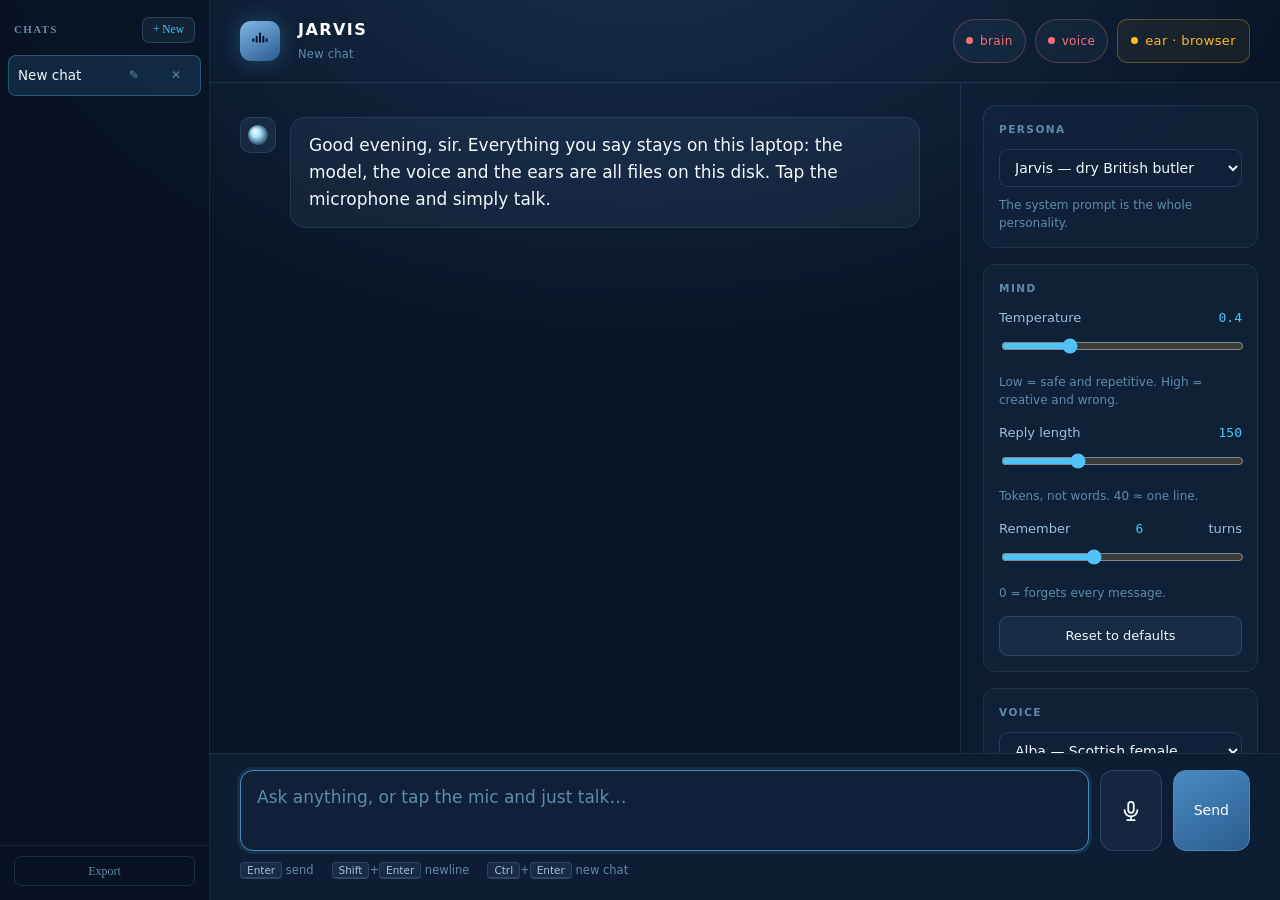
<file: app/index.html>
<!DOCTYPE html>
<html lang="en">
<head>
<meta charset="utf-8">
<meta name="viewport" content="width=device-width, initial-scale=1">
<title>Jarvis — running on this laptop</title>
<link rel="stylesheet" href="style.css">
</head>
<body>

<!-- full-screen orb, shown while listening or speaking -->
<div id="stage">
  <canvas id="orb"></canvas>
  <div id="caption"></div>
</div>

<div class="shell">

  <!-- ── chat history ─────────────────────────────────────── -->
  <nav id="chats" aria-label="Conversations">
    <div class="chats-head">
      <span>Chats</span>
      <button id="new-chat" title="Start a new chat">+ New</button>
    </div>
    <ul id="chat-list"></ul>
    <div class="chats-foot">
      <button id="export-chats" title="Download as JSON">Export</button>
    </div>
  </nav>

  <div class="col">
    <header>
      <div class="mark">
        <svg viewBox="0 0 24 24" fill="none" stroke="#0a1628" stroke-width="2.4" stroke-linecap="round">
          <path d="M12 3v10M8 7v6M16 7v6M4 10v2M20 10v2"/>
        </svg>
      </div>
      <h1>Jarvis<span id="chat-title">Running on this laptop</span></h1>
      <div class="status">
        <div class="chip" id="c-brain"><i></i>brain</div>
        <div class="chip" id="c-voice"><i></i>voice</div>
        <div class="chip" id="c-ear"><i></i>ear</div>
      </div>
    </header>

    <main>
      <div id="log"></div>

      <aside>
        <div class="card">
          <h2>Persona</h2>
          <select id="persona">
            <option value="jarvis">Jarvis — dry British butler</option>
            <option value="mentor">Mentor — patient teacher</option>
            <option value="pirate">Pirate — chaos mode</option>
            <option value="custom">Write your own…</option>
          </select>
          <textarea id="custom-persona" rows="4" placeholder="You are a… Answer briefly. No emoji."
                    style="display:none;margin-top:9px"></textarea>
          <div class="hint">The system prompt is the whole personality.</div>
        </div>

        <div class="card">
          <h2>Mind</h2>
          <label class="rangelabel" for="temp">Temperature <b id="temp-val">0.4</b></label>
          <input type="range" id="temp" min="0" max="1.5" step="0.05" value="0.4">
          <div class="hint" id="temp-hint">Low = safe and repetitive. High = creative and wrong.</div>

          <label class="rangelabel" for="maxtok">Reply length <b id="maxtok-val">150</b></label>
          <input type="range" id="maxtok" min="40" max="400" step="10" value="150">
          <div class="hint">Tokens, not words. 40 ≈ one line.</div>

          <label class="rangelabel" for="memory">Remember <b id="memory-val">6</b> turns</label>
          <input type="range" id="memory" min="0" max="16" step="2" value="6">
          <div class="hint">0 = forgets every message.</div>

          <button id="reset" style="width:100%;margin-top:14px">Reset to defaults</button>
        </div>

        <div class="card">
          <h2>Voice</h2>
          <select id="voice">
            <option value="en_GB-alba-medium">Alba — Scottish female</option>
            <option value="en_GB-northern_english_male-medium">Northern English — male</option>
            <option value="en_US-lessac-medium">Lessac — American female</option>
            <option value="en_US-ryan-medium">Ryan — American male</option>
          </select>
          <label class="toggle"><span>Speak replies</span><input type="checkbox" id="speak" checked></label>
          <label class="rangelabel" for="speed">Speaking speed <b id="speed-val">1.00</b>×</label>
          <input type="range" id="speed" min="0.6" max="1.6" step="0.05" value="1">
        </div>

        <div class="card">
          <h2>Live</h2>
          <div class="stat"><span>Thinking</span><span id="s-lat">–</span></div>
          <div class="stat"><span>Speaking</span><span id="s-tts">–</span></div>
          <div class="stat"><span>Words</span><span id="s-ctx">0</span></div>
        </div>

        <div class="card">
          <h2>Where does it think?</h2>
          <div class="switch" role="group" aria-label="backend">
            <button id="be-local" class="on" data-be="local">This laptop</button>
            <button id="be-cloud" data-be="cloud">Cloud API</button>
          </div>

          <div id="cloud-setup" style="display:none">
            <label class="rangelabel" for="api-key">API key <b id="key-state">not set</b></label>
            <input type="password" id="api-key" placeholder="gsk_…" autocomplete="off">
            <div class="keyrow">
              <button id="key-save">Save</button>
              <button id="key-delete" class="danger">Delete</button>
            </div>

            <label class="rangelabel" for="model-search">Model <b id="model-count">—</b></label>
            <input type="text" id="model-search" placeholder="search models…" autocomplete="off">
            <select id="api-model" size="6" style="margin-top:6px"></select>
            <div class="hint" id="model-note">Save a key and the list fills from the API.</div>
            <div class="hint">The key stays in this browser. Only Groq sees it.</div>
          </div>

          <div class="hint" id="backend-note">
            Same question, same page — only the address changes.
          </div>
        </div>

        <div class="warn" id="warn" style="display:none">
          <b>Model server offline.</b> Run <code>python start.py</code> first.
        </div>
      </aside>
    </main>

    <footer>
      <div class="row">
        <textarea id="in" rows="2" placeholder="Ask anything, or tap the mic and just talk…"></textarea>
        <button id="mic" title="Toggle listening">
          <svg viewBox="0 0 24 24" fill="none" stroke="currentColor" stroke-width="2"
               stroke-linecap="round" stroke-linejoin="round">
            <rect x="9" y="2" width="6" height="12" rx="3"/>
            <path d="M5 11a7 7 0 0 0 14 0M12 18v4M8 22h8"/>
          </svg>
        </button>
        <button id="send" class="primary">Send</button>
      </div>
      <div class="foothint">
        <span><kbd>Enter</kbd> send</span>
        <span><kbd>Shift</kbd>+<kbd>Enter</kbd> newline</span>
        <span><kbd>Ctrl</kbd>+<kbd>Enter</kbd> new chat</span>
        <span id="note" style="margin-left:auto"></span>
      </div>
    </footer>
  </div>
</div>

<script src="orb.js"></script>
<script src="app.js"></script>
</body>
</html>
</file>
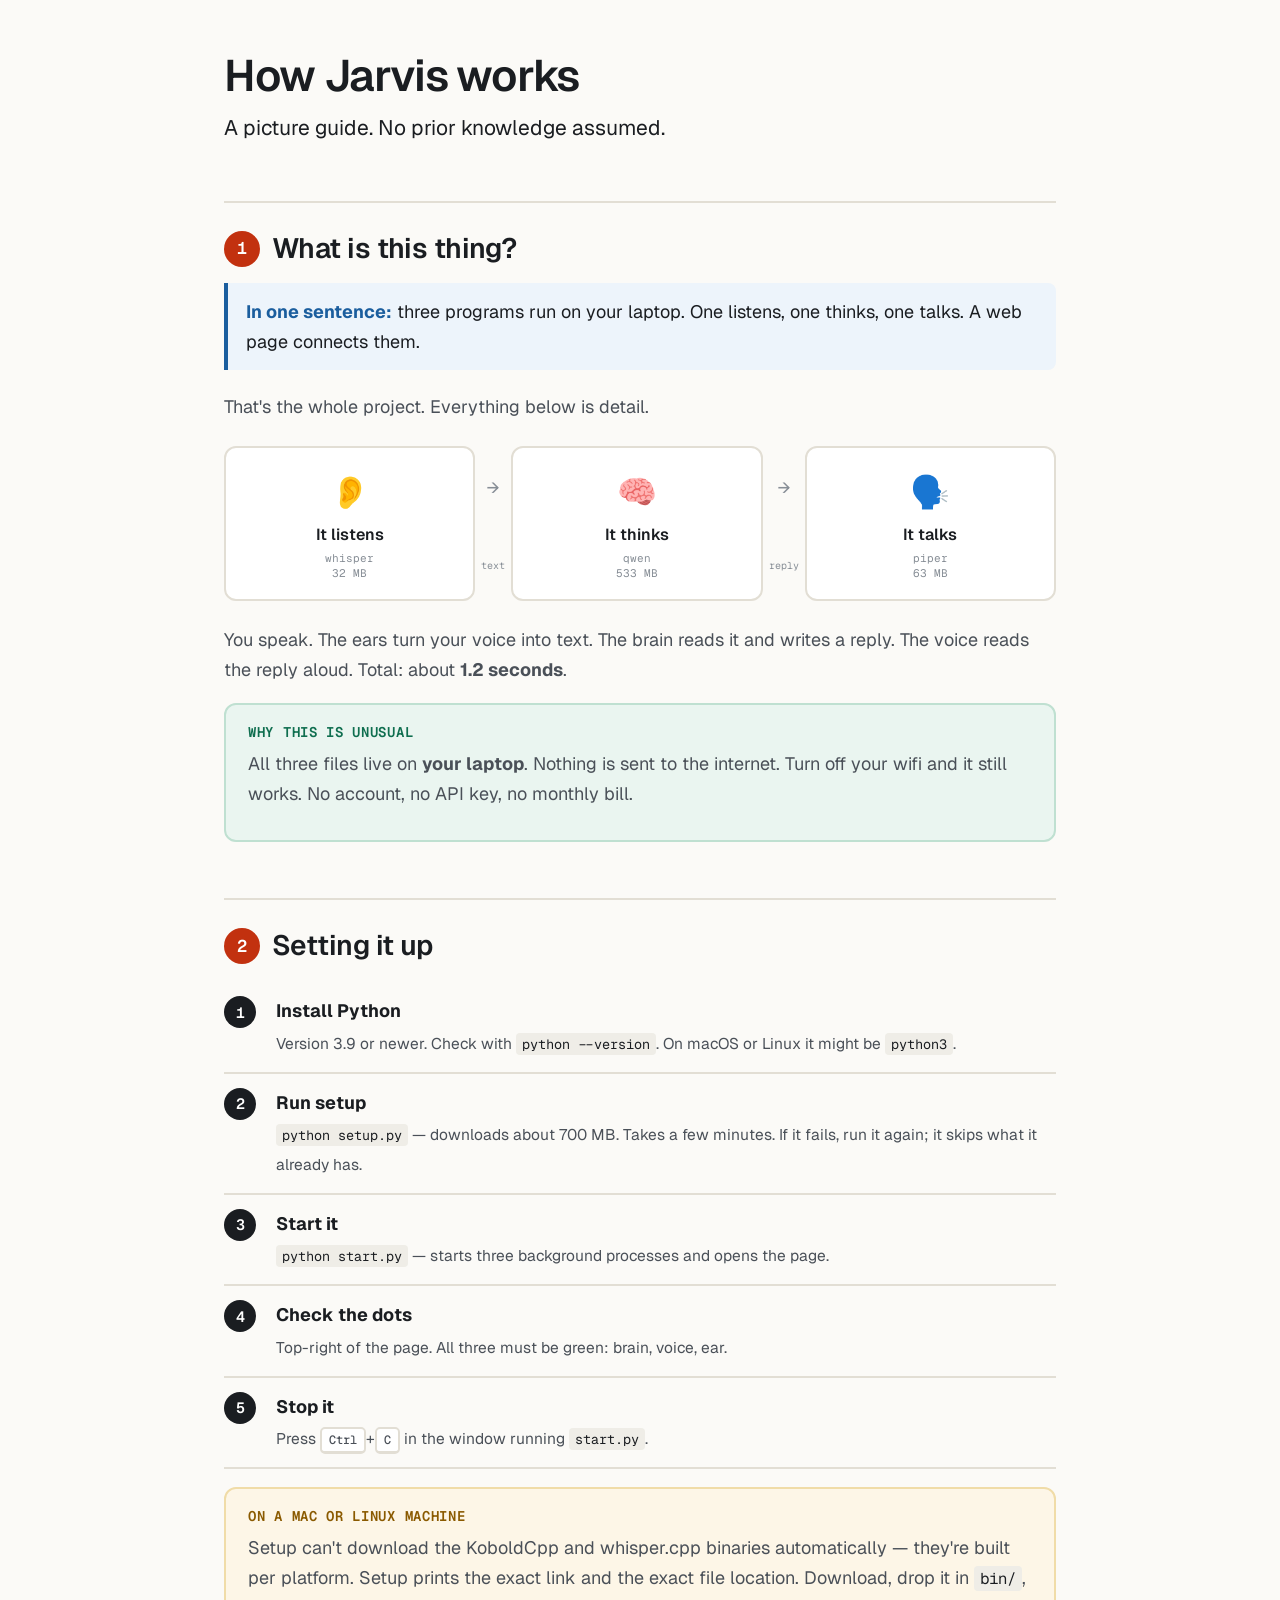
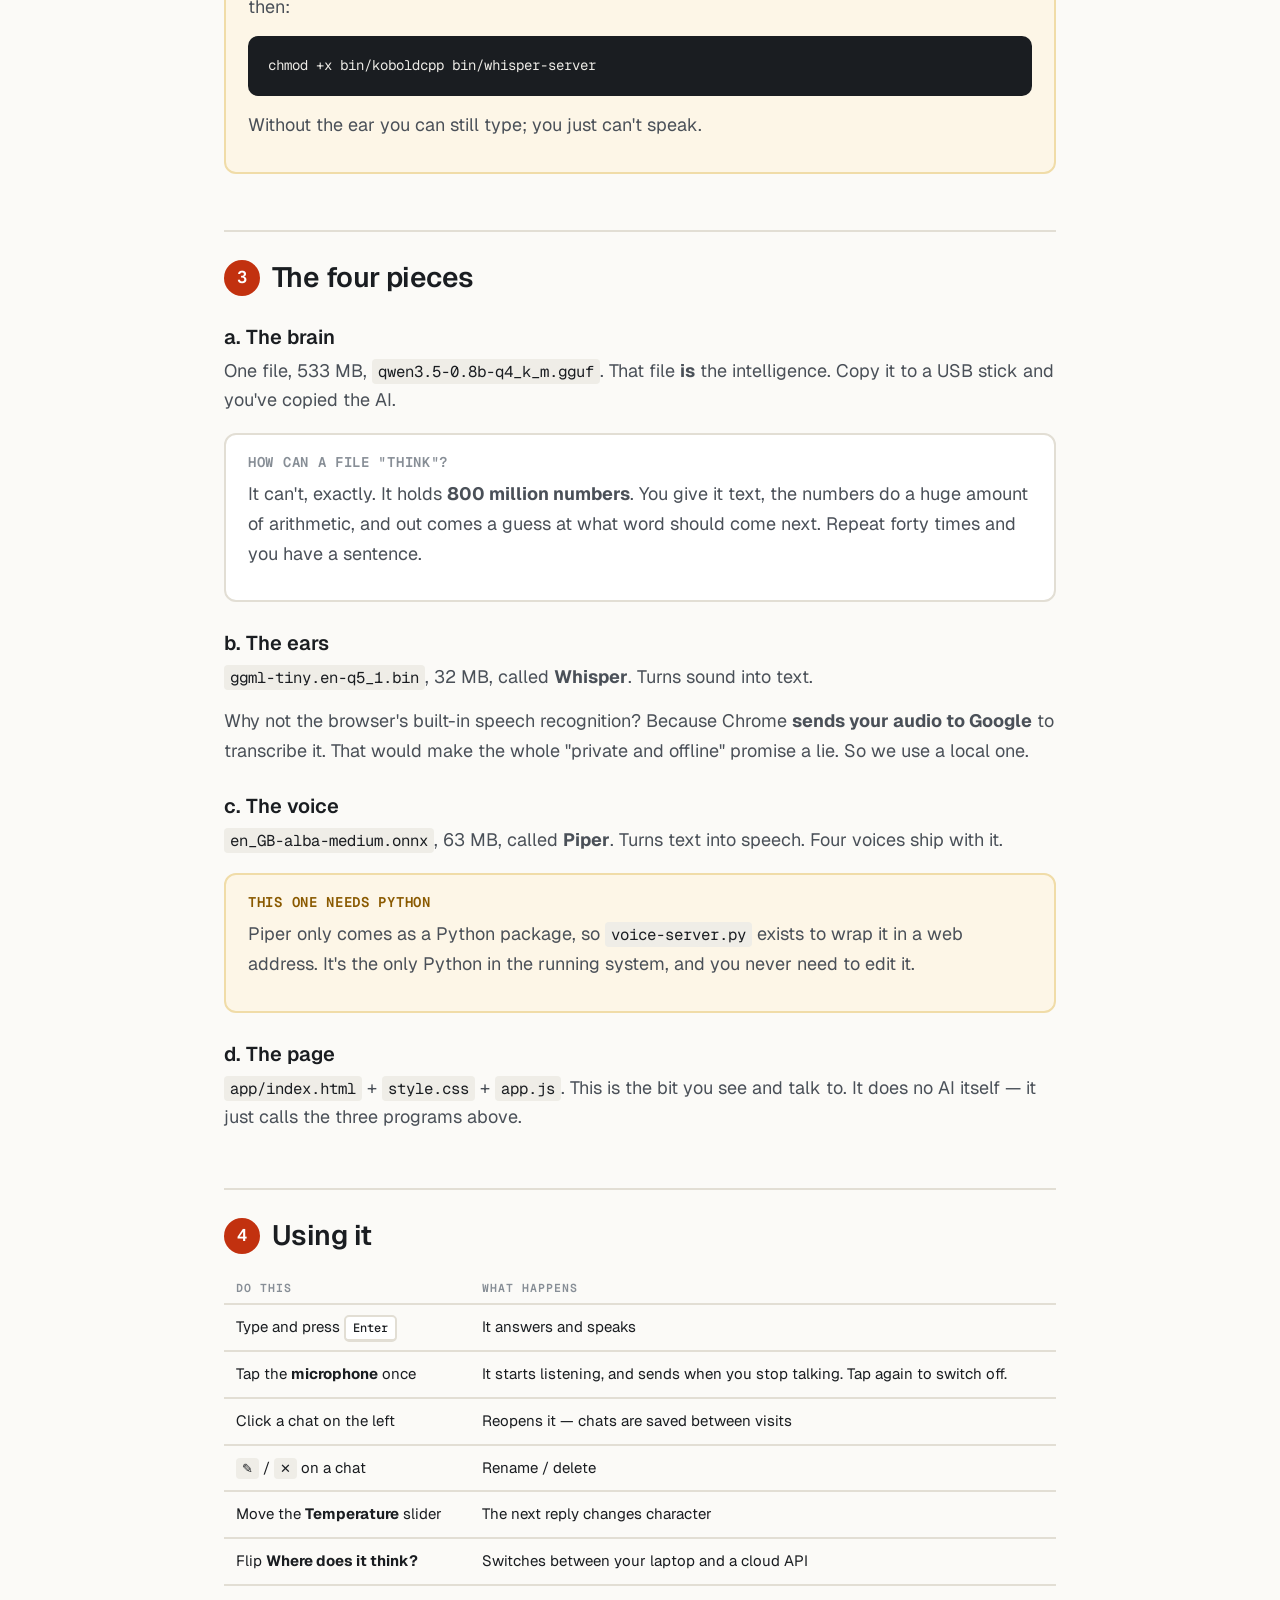
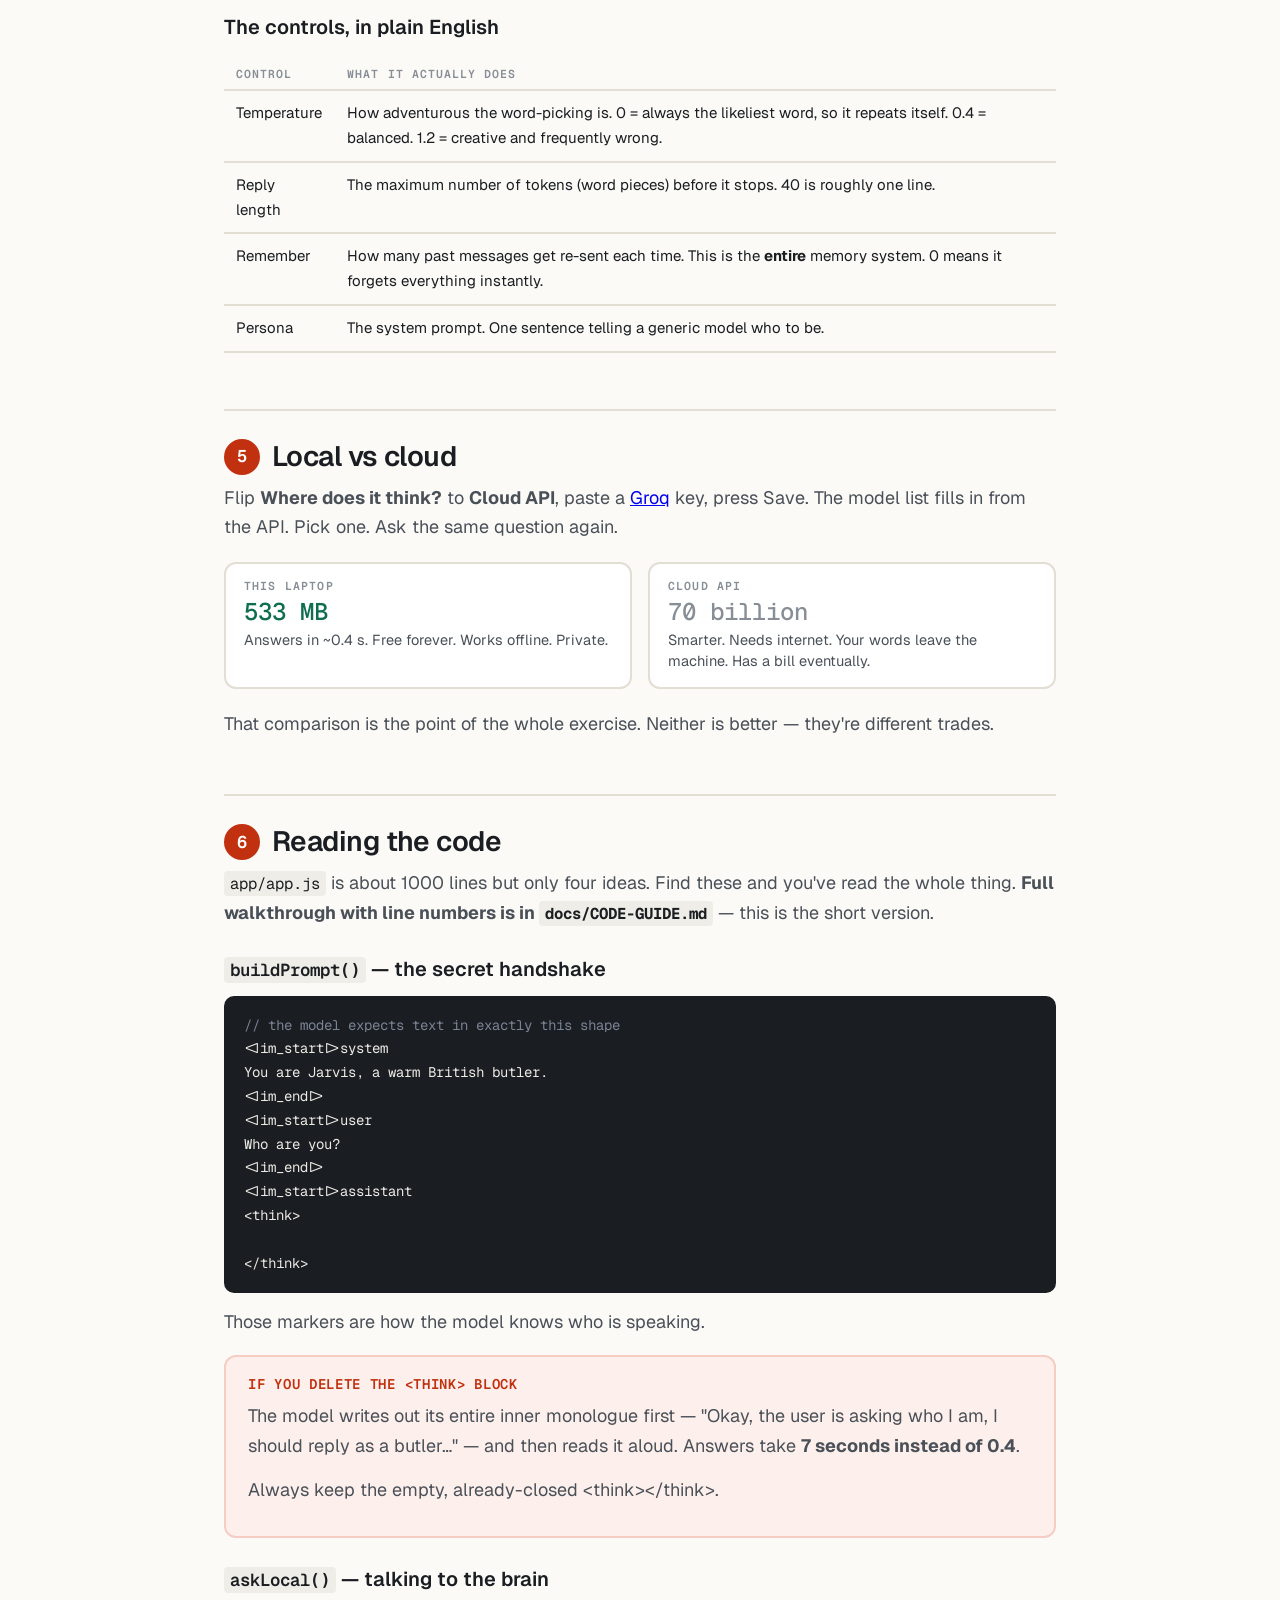
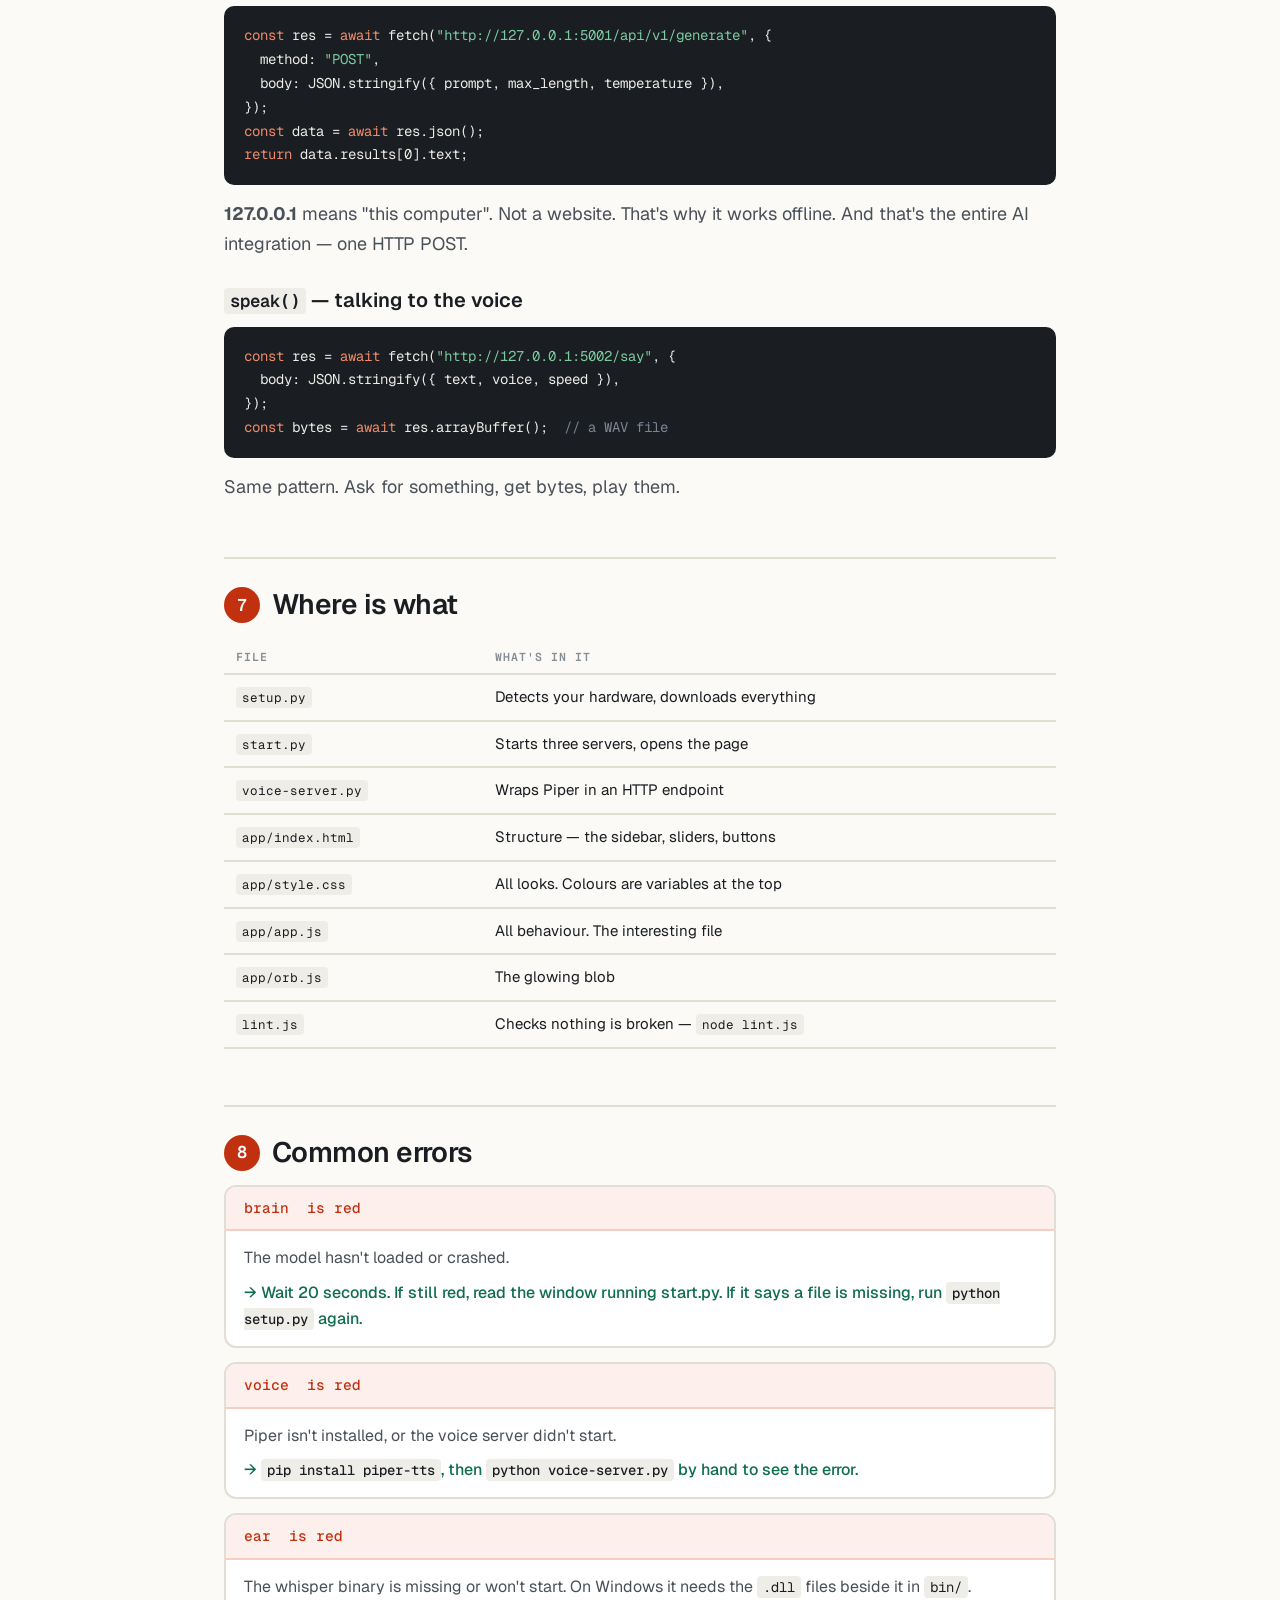
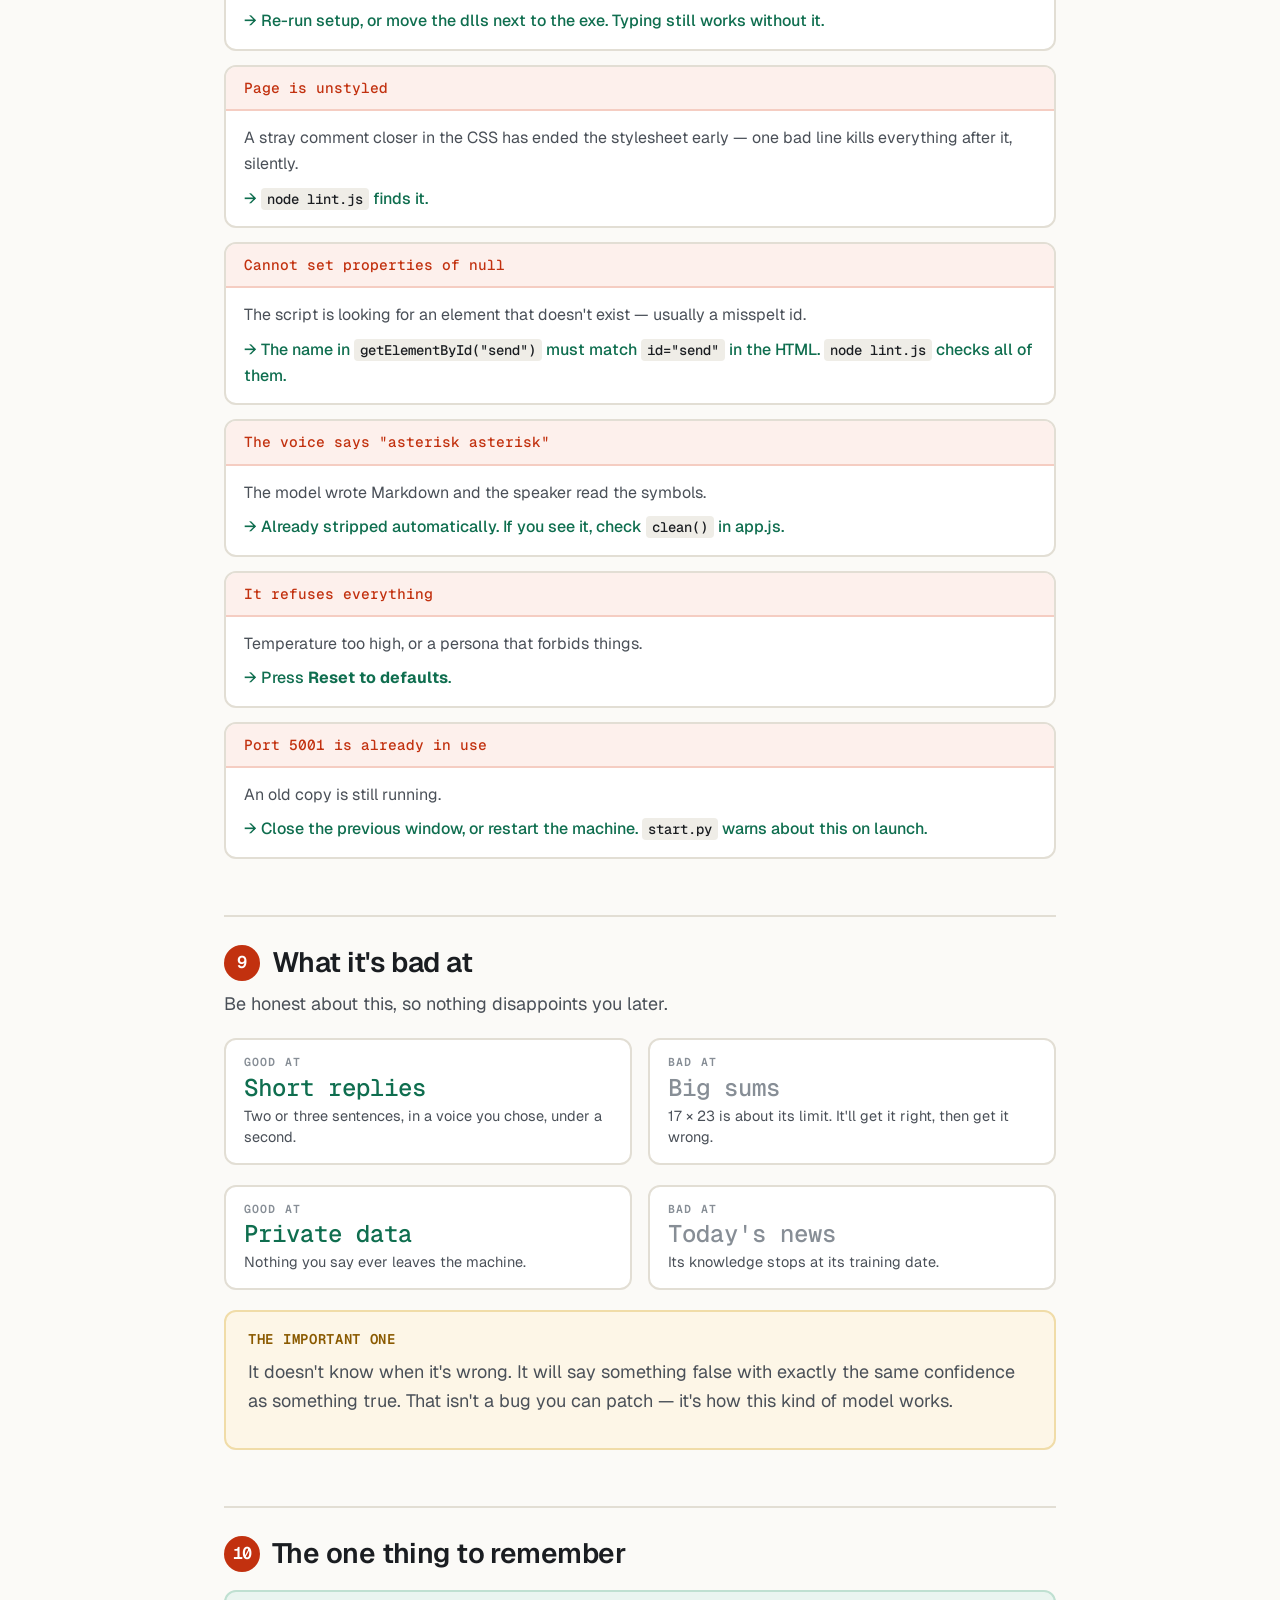
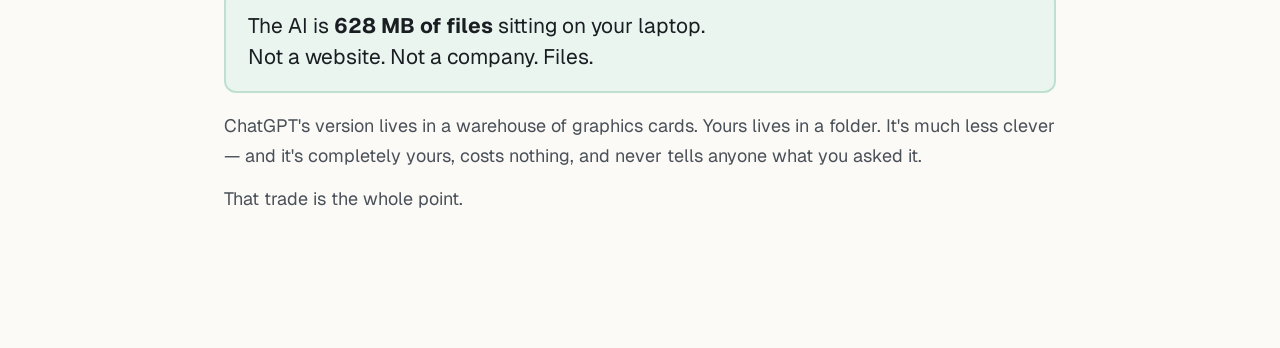
<file: docs/guide.html>
<!DOCTYPE html>
<html lang="en">
<head>
<meta charset="utf-8">
<meta name="viewport" content="width=device-width, initial-scale=1">
<title>How Jarvis works — a picture guide</title>
<link rel="preconnect" href="https://fonts.googleapis.com">
<link rel="preconnect" href="https://fonts.gstatic.com" crossorigin>
<link href="https://fonts.googleapis.com/css2?family=Geist:wght@300..700&family=Geist+Mono:wght@400;500&display=swap" rel="stylesheet">
<style>
:root{
  --paper:#FBFAF7; --card:#fff; --rule:#E2DED4;
  --ink:#1A1D21; --ink-2:#4A5058; --ink-3:#878E96;
  --red:#C2310F; --red-soft:#FDF0EC;
  --green:#0F6E4F; --green-soft:#EAF5F0;
  --blue:#1B5E9E; --blue-soft:#EDF4FB;
  --amber:#8A5A00; --amber-soft:#FDF6E7;
  --sans:"Geist",-apple-system,BlinkMacSystemFont,"Segoe UI",sans-serif;
  --mono:"Geist Mono",ui-monospace,Consolas,monospace;
}
*{ box-sizing:border-box; }
body{ margin:0; background:var(--paper); color:var(--ink); font:400 18px/1.65 var(--sans); -webkit-font-smoothing:antialiased; }
.wrap{ max-width:880px; margin:0 auto; padding:52px 24px 120px; }

h1{ font:600 44px/1.1 var(--sans); letter-spacing:-.03em; margin:0 0 12px; }
h2{ font:600 28px/1.2 var(--sans); letter-spacing:-.02em; margin:56px 0 8px; padding-top:28px; border-top:2px solid var(--rule); }
h2 .n{ display:inline-grid; place-items:center; width:36px; height:36px; border-radius:50%; background:var(--red); color:#fff; font:600 17px/1 var(--mono); margin-right:12px; vertical-align:3px; }
h3{ font:600 20px/1.3 var(--sans); margin:28px 0 6px; }
p{ margin:0 0 14px; color:var(--ink-2); }
.lead{ font-size:21px; line-height:1.55; color:var(--ink); max-width:38ch; }

.tldr{ background:var(--blue-soft); border-left:4px solid var(--blue); padding:14px 18px; border-radius:0 8px 8px 0; margin:16px 0 22px; font-size:18px; color:var(--ink); }
.tldr b{ color:var(--blue); }

.card{ background:var(--card); border:2px solid var(--rule); border-radius:12px; padding:18px 22px; margin:18px 0; }
.card.warn{ background:var(--amber-soft); border-color:#F0DCA8; }
.card.bad{ background:var(--red-soft); border-color:#F5CDC2; }
.card.good{ background:var(--green-soft); border-color:#BFE0D1; }
.card h4{ margin:0 0 8px; font:600 14px/1.3 var(--mono); letter-spacing:.05em; text-transform:uppercase; color:var(--ink-3); }
.card.bad h4{ color:var(--red); }
.card.good h4{ color:var(--green); }
.card.warn h4{ color:var(--amber); }

.pipe{ display:grid; grid-template-columns:1fr auto 1fr auto 1fr; align-items:stretch; margin:24px 0; text-align:center; }
.pipe .node{ background:var(--card); border:2px solid var(--rule); border-radius:12px; padding:18px 10px; }
.pipe .node .emoji{ font-size:32px; display:block; margin-bottom:6px; }
.pipe .node .job{ font:600 16px/1.3 var(--sans); }
.pipe .node .file{ font:400 11px/1.4 var(--mono); color:var(--ink-3); margin-top:5px; word-break:break-all; }
.pipe .arrow{ display:grid; place-items:center; padding:0 6px; font:400 20px/1 var(--mono); color:var(--ink-3); }
.pipe .arrow small{ display:block; font-size:10px; color:var(--ink-3); margin-top:3px; }

.versus{ display:grid; grid-template-columns:1fr 1fr; gap:16px; margin:20px 0; }
.versus>div{ background:var(--card); border:2px solid var(--rule); border-radius:12px; padding:16px 18px; }
.versus .lab{ font:600 11.5px/1 var(--mono); letter-spacing:.1em; text-transform:uppercase; color:var(--ink-3); margin-bottom:8px; }
.versus .val{ font:500 24px/1 var(--mono); margin-bottom:5px; }
.versus .note{ font-size:14.5px; color:var(--ink-2); line-height:1.45; }
.versus .win .val{ color:var(--green); }
.versus .lose .val{ color:var(--ink-3); }

code{ font-family:var(--mono); font-size:.87em; background:#EFEDE7; padding:2px 6px; border-radius:4px; color:var(--ink); }
pre{ background:#1A1D21; color:#EDEBE6; border-radius:10px; padding:18px 20px; overflow-x:auto; margin:14px 0; font:400 14px/1.7 var(--mono); }
pre .c{ color:#7B8494; }
pre .k{ color:#F08B6A; }
pre .s{ color:#7BCBA0; }

.steps{ counter-reset:step; list-style:none; padding:0; margin:18px 0; }
.steps li{ counter-increment:step; position:relative; padding:14px 0 14px 52px; border-bottom:2px solid var(--rule); }
.steps li::before{ content:counter(step); position:absolute; left:0; top:14px; width:32px; height:32px; border-radius:50%; background:var(--ink); color:#fff; display:grid; place-items:center; font:600 15px/1 var(--mono); }
.steps li b{ display:block; font-size:18px; margin-bottom:2px; }
.steps li span{ font-size:15.5px; color:var(--ink-2); }

.err{ background:var(--card); border:2px solid var(--rule); border-radius:12px; margin:14px 0; overflow:hidden; }
.err .sym{ background:var(--red-soft); padding:11px 18px; border-bottom:2px solid #F5CDC2; font:500 14.5px/1.4 var(--mono); color:var(--red); }
.err .body{ padding:14px 18px; }
.err .body p{ margin:0 0 8px; font-size:16px; }
.err .body p:last-child{ margin:0; }
.err .fix{ font-size:15.5px; color:var(--green); font-weight:500; }

table{ border-collapse:collapse; width:100%; margin:18px 0; font-size:15px; }
th,td{ text-align:left; padding:10px 12px; border-bottom:2px solid var(--rule); vertical-align:top; }
th{ font:600 11.5px/1 var(--mono); letter-spacing:.09em; text-transform:uppercase; color:var(--ink-3); }
td code{ font-size:12.5px; }

kbd{ font:500 12px/1 var(--mono); background:#fff; border:2px solid var(--rule); border-bottom-width:3px; border-radius:5px; padding:3px 7px; }

@media (max-width:680px){
  h1{ font-size:32px; }
  h2{ font-size:22px; }
  .pipe{ grid-template-columns:1fr; }
  .pipe .arrow{ padding:5px 0; }
  .pipe .arrow span{ display:none; }
  .versus{ grid-template-columns:1fr; }
  .wrap{ padding:32px 16px 80px; }
}
</style>
</head>
<body>
<div class="wrap">

<h1>How Jarvis works</h1>
<p class="lead">A picture guide. No prior knowledge assumed.</p>

<h2><span class="n">1</span>What is this thing?</h2>
<div class="tldr">
  <b>In one sentence:</b> three programs run on your laptop. One listens, one
  thinks, one talks. A web page connects them.
</div>
<p>That's the whole project. Everything below is detail.</p>

<div class="pipe">
  <div class="node"><span class="emoji">👂</span><div class="job">It listens</div><div class="file">whisper<br>32 MB</div></div>
  <div class="arrow"><span>→</span><small>text</small></div>
  <div class="node"><span class="emoji">🧠</span><div class="job">It thinks</div><div class="file">qwen<br>533 MB</div></div>
  <div class="arrow"><span>→</span><small>reply</small></div>
  <div class="node"><span class="emoji">🗣️</span><div class="job">It talks</div><div class="file">piper<br>63 MB</div></div>
</div>

<p>You speak. The ears turn your voice into text. The brain reads it and writes a
reply. The voice reads the reply aloud. Total: about <b>1.2 seconds</b>.</p>

<div class="card good">
  <h4>Why this is unusual</h4>
  <p>All three files live on <b>your laptop</b>. Nothing is sent to the internet.
  Turn off your wifi and it still works. No account, no API key, no monthly bill.</p>
</div>

<h2><span class="n">2</span>Setting it up</h2>

<ol class="steps">
  <li><b>Install Python</b><span>Version 3.9 or newer. Check with <code>python --version</code>. On macOS or Linux it might be <code>python3</code>.</span></li>
  <li><b>Run setup</b><span><code>python setup.py</code> — downloads about 700 MB. Takes a few minutes. If it fails, run it again; it skips what it already has.</span></li>
  <li><b>Start it</b><span><code>python start.py</code> — starts three background processes and opens the page.</span></li>
  <li><b>Check the dots</b><span>Top-right of the page. All three must be green: brain, voice, ear.</span></li>
  <li><b>Stop it</b><span>Press <kbd>Ctrl</kbd>+<kbd>C</kbd> in the window running <code>start.py</code>.</span></li>
</ol>

<div class="card warn">
  <h4>On a Mac or Linux machine</h4>
  <p>Setup can't download the KoboldCpp and whisper.cpp binaries automatically —
  they're built per platform. Setup prints the exact link and the exact file
  location. Download, drop it in <code>bin/</code>, then:</p>
  <pre>chmod +x bin/koboldcpp bin/whisper-server</pre>
  <p>Without the ear you can still type; you just can't speak.</p>
</div>

<h2><span class="n">3</span>The four pieces</h2>

<h3>a. The brain</h3>
<p>One file, 533 MB, <code>qwen3.5-0.8b-q4_k_m.gguf</code>. That file <b>is</b>
the intelligence. Copy it to a USB stick and you've copied the AI.</p>

<div class="card">
  <h4>How can a file "think"?</h4>
  <p>It can't, exactly. It holds <b>800 million numbers</b>. You give it text, the
  numbers do a huge amount of arithmetic, and out comes a guess at what word
  should come next. Repeat forty times and you have a sentence.</p>
</div>

<h3>b. The ears</h3>
<p><code>ggml-tiny.en-q5_1.bin</code>, 32 MB, called <b>Whisper</b>. Turns sound
into text.</p>
<p>Why not the browser's built-in speech recognition? Because Chrome
<b>sends your audio to Google</b> to transcribe it. That would make the whole
"private and offline" promise a lie. So we use a local one.</p>

<h3>c. The voice</h3>
<p><code>en_GB-alba-medium.onnx</code>, 63 MB, called <b>Piper</b>. Turns text
into speech. Four voices ship with it.</p>

<div class="card warn">
  <h4>This one needs Python</h4>
  <p>Piper only comes as a Python package, so <code>voice-server.py</code> exists
  to wrap it in a web address. It's the only Python in the running system, and
  you never need to edit it.</p>
</div>

<h3>d. The page</h3>
<p><code>app/index.html</code> + <code>style.css</code> + <code>app.js</code>.
This is the bit you see and talk to. It does no AI itself — it just calls the
three programs above.</p>

<h2><span class="n">4</span>Using it</h2>

<table>
  <tr><th>Do this</th><th>What happens</th></tr>
  <tr><td>Type and press <kbd>Enter</kbd></td><td>It answers and speaks</td></tr>
  <tr><td>Tap the <b>microphone</b> once</td><td>It starts listening, and sends when you stop talking. Tap again to switch off.</td></tr>
  <tr><td>Click a chat on the left</td><td>Reopens it — chats are saved between visits</td></tr>
  <tr><td><code>✎</code> / <code>✕</code> on a chat</td><td>Rename / delete</td></tr>
  <tr><td>Move the <b>Temperature</b> slider</td><td>The next reply changes character</td></tr>
  <tr><td>Flip <b>Where does it think?</b></td><td>Switches between your laptop and a cloud API</td></tr>
</table>

<h3>The controls, in plain English</h3>
<table>
  <tr><th>Control</th><th>What it actually does</th></tr>
  <tr><td>Temperature</td><td>How adventurous the word-picking is. 0 = always the likeliest word, so it repeats itself. 0.4 = balanced. 1.2 = creative and frequently wrong.</td></tr>
  <tr><td>Reply length</td><td>The maximum number of tokens (word pieces) before it stops. 40 is roughly one line.</td></tr>
  <tr><td>Remember</td><td>How many past messages get re-sent each time. This is the <b>entire</b> memory system. 0 means it forgets everything instantly.</td></tr>
  <tr><td>Persona</td><td>The system prompt. One sentence telling a generic model who to be.</td></tr>
</table>

<h2><span class="n">5</span>Local vs cloud</h2>

<p>Flip <b>Where does it think?</b> to <b>Cloud API</b>, paste a
<a href="https://console.groq.com">Groq</a> key, press Save. The model list fills
in from the API. Pick one. Ask the same question again.</p>

<div class="versus">
  <div class="win"><div class="lab">This laptop</div><div class="val">533 MB</div><div class="note">Answers in ~0.4 s. Free forever. Works offline. Private.</div></div>
  <div class="lose"><div class="lab">Cloud API</div><div class="val">70 billion</div><div class="note">Smarter. Needs internet. Your words leave the machine. Has a bill eventually.</div></div>
</div>

<p>That comparison is the point of the whole exercise. Neither is better —
they're different trades.</p>

<h2><span class="n">6</span>Reading the code</h2>

<p><code>app/app.js</code> is about 1000 lines but only four ideas. Find these and
you've read the whole thing. <b>Full walkthrough with line numbers is in
<code>docs/CODE-GUIDE.md</code></b> — this is the short version.</p>

<h3><code>buildPrompt()</code> — the secret handshake</h3>
<pre><span class="c">// the model expects text in exactly this shape</span>
&lt;|im_start|&gt;system
You are Jarvis, a warm British butler.
&lt;|im_end|&gt;
&lt;|im_start|&gt;user
Who are you?
&lt;|im_end|&gt;
&lt;|im_start|&gt;assistant
&lt;think&gt;

&lt;/think&gt;</pre>

<p>Those markers are how the model knows who is speaking.</p>

<div class="card bad">
  <h4>If you delete the &lt;think&gt; block</h4>
  <p>The model writes out its entire inner monologue first — "Okay, the user is
  asking who I am, I should reply as a butler…" — and then reads it aloud. Answers
  take <b>7 seconds instead of 0.4</b>.</p>
  <p class="fix">Always keep the empty, already-closed &lt;think&gt;&lt;/think&gt;.</p>
</div>

<h3><code>askLocal()</code> — talking to the brain</h3>
<pre><span class="k">const</span> res = <span class="k">await</span> fetch(<span class="s">"http://127.0.0.1:5001/api/v1/generate"</span>, {
  method: <span class="s">"POST"</span>,
  body: JSON.stringify({ prompt, max_length, temperature }),
});
<span class="k">const</span> data = <span class="k">await</span> res.json();
<span class="k">return</span> data.results[0].text;</pre>

<p><b>127.0.0.1</b> means "this computer". Not a website. That's why it works
offline. And that's the entire AI integration — one HTTP POST.</p>

<h3><code>speak()</code> — talking to the voice</h3>
<pre><span class="k">const</span> res = <span class="k">await</span> fetch(<span class="s">"http://127.0.0.1:5002/say"</span>, {
  body: JSON.stringify({ text, voice, speed }),
});
<span class="k">const</span> bytes = <span class="k">await</span> res.arrayBuffer();  <span class="c">// a WAV file</span></pre>

<p>Same pattern. Ask for something, get bytes, play them.</p>

<h2><span class="n">7</span>Where is what</h2>

<table>
  <tr><th>File</th><th>What's in it</th></tr>
  <tr><td><code>setup.py</code></td><td>Detects your hardware, downloads everything</td></tr>
  <tr><td><code>start.py</code></td><td>Starts three servers, opens the page</td></tr>
  <tr><td><code>voice-server.py</code></td><td>Wraps Piper in an HTTP endpoint</td></tr>
  <tr><td><code>app/index.html</code></td><td>Structure — the sidebar, sliders, buttons</td></tr>
  <tr><td><code>app/style.css</code></td><td>All looks. Colours are variables at the top</td></tr>
  <tr><td><code>app/app.js</code></td><td>All behaviour. The interesting file</td></tr>
  <tr><td><code>app/orb.js</code></td><td>The glowing blob</td></tr>
  <tr><td><code>lint.js</code></td><td>Checks nothing is broken — <code>node lint.js</code></td></tr>
</table>

<h2><span class="n">8</span>Common errors</h2>

<div class="err"><div class="sym">brain&nbsp;&nbsp;is red</div><div class="body">
  <p>The model hasn't loaded or crashed.</p>
  <p class="fix">→ Wait 20 seconds. If still red, read the window running start.py. If it says a file is missing, run <code>python setup.py</code> again.</p>
</div></div>

<div class="err"><div class="sym">voice&nbsp;&nbsp;is red</div><div class="body">
  <p>Piper isn't installed, or the voice server didn't start.</p>
  <p class="fix">→ <code>pip install piper-tts</code>, then <code>python voice-server.py</code> by hand to see the error.</p>
</div></div>

<div class="err"><div class="sym">ear&nbsp;&nbsp;is red</div><div class="body">
  <p>The whisper binary is missing or won't start. On Windows it needs the <code>.dll</code> files beside it in <code>bin/</code>.</p>
  <p class="fix">→ Re-run setup, or move the dlls next to the exe. Typing still works without it.</p>
</div></div>

<div class="err"><div class="sym">Page is unstyled</div><div class="body">
  <p>A stray comment closer in the CSS has ended the stylesheet early — one bad line kills everything after it, silently.</p>
  <p class="fix">→ <code>node lint.js</code> finds it.</p>
</div></div>

<div class="err"><div class="sym">Cannot set properties of null</div><div class="body">
  <p>The script is looking for an element that doesn't exist — usually a misspelt id.</p>
  <p class="fix">→ The name in <code>getElementById("send")</code> must match <code>id="send"</code> in the HTML. <code>node lint.js</code> checks all of them.</p>
</div></div>

<div class="err"><div class="sym">The voice says "asterisk asterisk"</div><div class="body">
  <p>The model wrote Markdown and the speaker read the symbols.</p>
  <p class="fix">→ Already stripped automatically. If you see it, check <code>clean()</code> in app.js.</p>
</div></div>

<div class="err"><div class="sym">It refuses everything</div><div class="body">
  <p>Temperature too high, or a persona that forbids things.</p>
  <p class="fix">→ Press <b>Reset to defaults</b>.</p>
</div></div>

<div class="err"><div class="sym">Port 5001 is already in use</div><div class="body">
  <p>An old copy is still running.</p>
  <p class="fix">→ Close the previous window, or restart the machine. <code>start.py</code> warns about this on launch.</p>
</div></div>

<h2><span class="n">9</span>What it's bad at</h2>

<p>Be honest about this, so nothing disappoints you later.</p>

<div class="versus">
  <div class="win"><div class="lab">Good at</div><div class="val">Short replies</div><div class="note">Two or three sentences, in a voice you chose, under a second.</div></div>
  <div class="lose"><div class="lab">Bad at</div><div class="val">Big sums</div><div class="note">17 × 23 is about its limit. It'll get it right, then get it wrong.</div></div>
</div>
<div class="versus">
  <div class="win"><div class="lab">Good at</div><div class="val">Private data</div><div class="note">Nothing you say ever leaves the machine.</div></div>
  <div class="lose"><div class="lab">Bad at</div><div class="val">Today's news</div><div class="note">Its knowledge stops at its training date.</div></div>
</div>

<div class="card warn">
  <h4>The important one</h4>
  <p>It doesn't know when it's wrong. It will say something false with exactly the
  same confidence as something true. That isn't a bug you can patch — it's how
  this kind of model works.</p>
</div>

<h2><span class="n">10</span>The one thing to remember</h2>
<div class="card good">
  <p style="font-size:21px;line-height:1.5;color:var(--ink);margin:0">
    The AI is <b>628 MB of files</b> sitting on your laptop.<br>
    Not a website. Not a company. Files.
  </p>
</div>
<p>ChatGPT's version lives in a warehouse of graphics cards. Yours lives in a
folder. It's much less clever — and it's completely yours, costs nothing, and
never tells anyone what you asked it.</p>
<p>That trade is the whole point.</p>

</div>
</body>
</html>
</file>
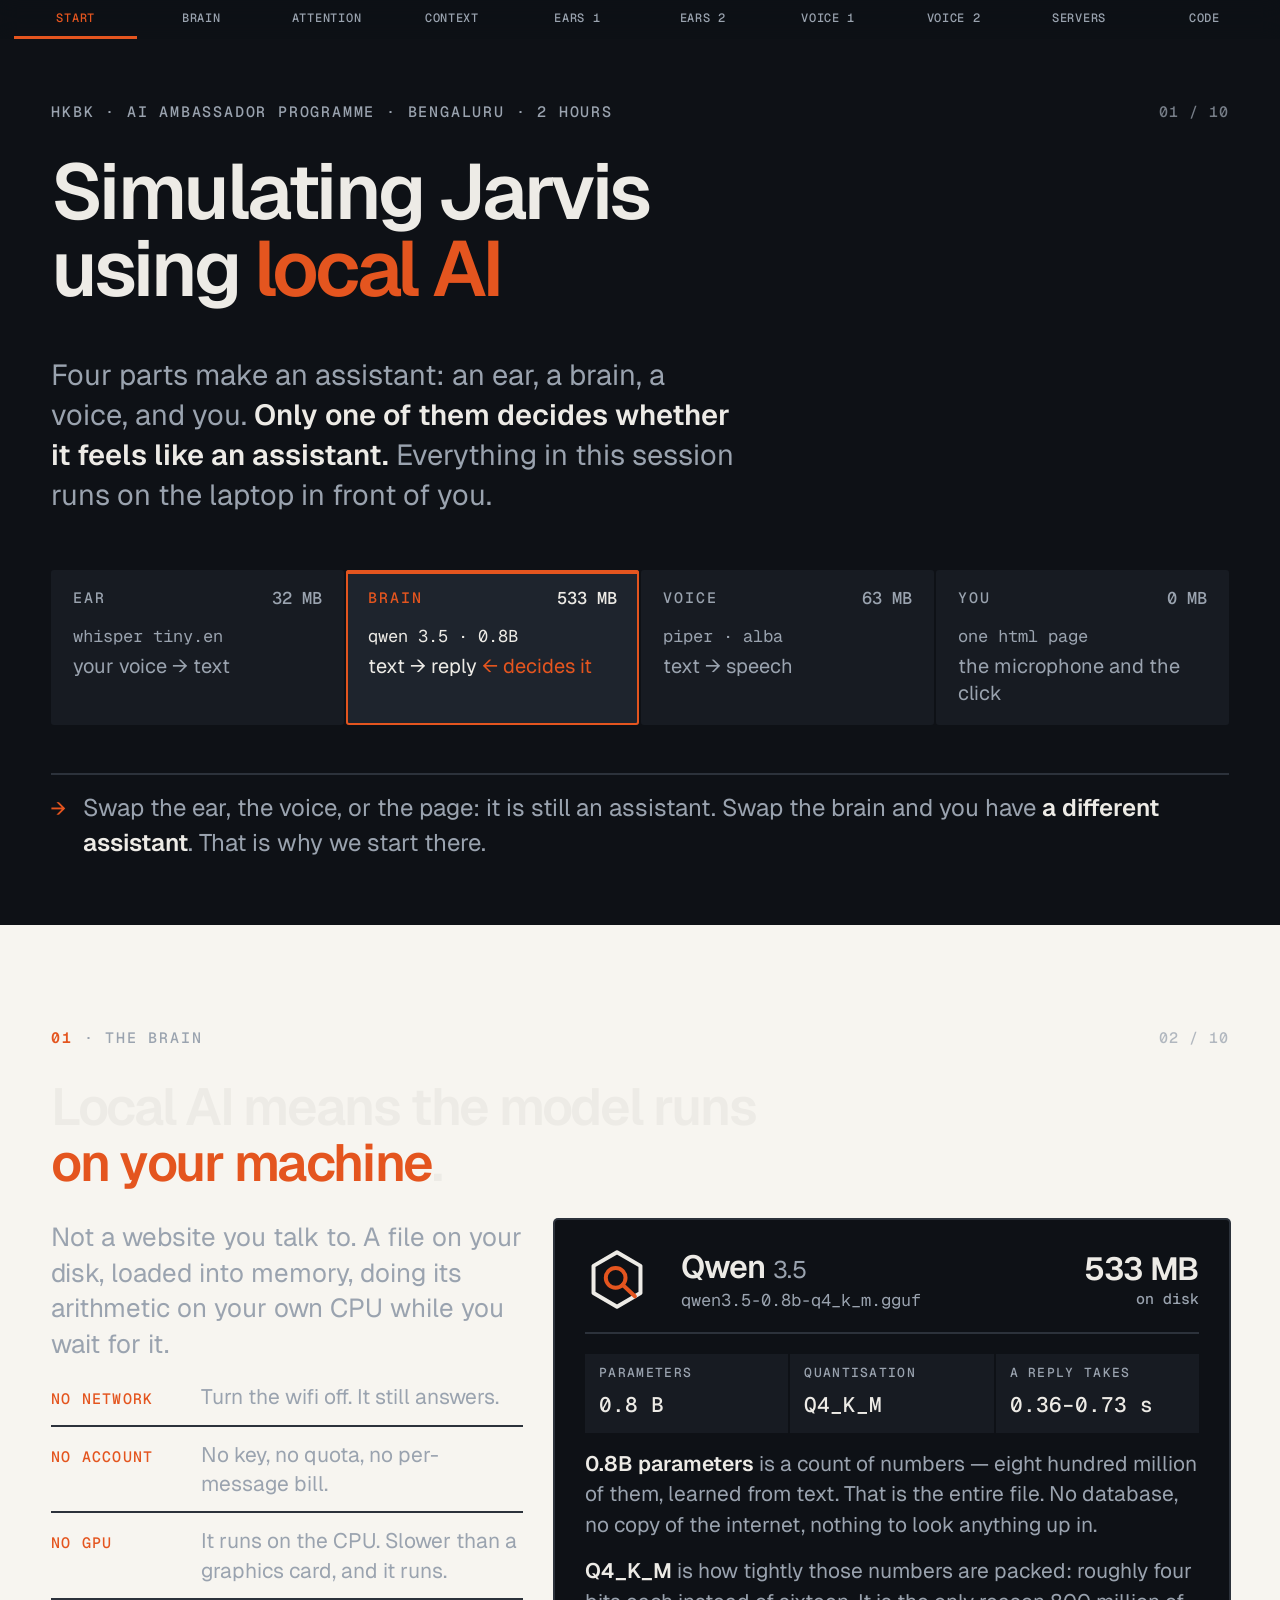
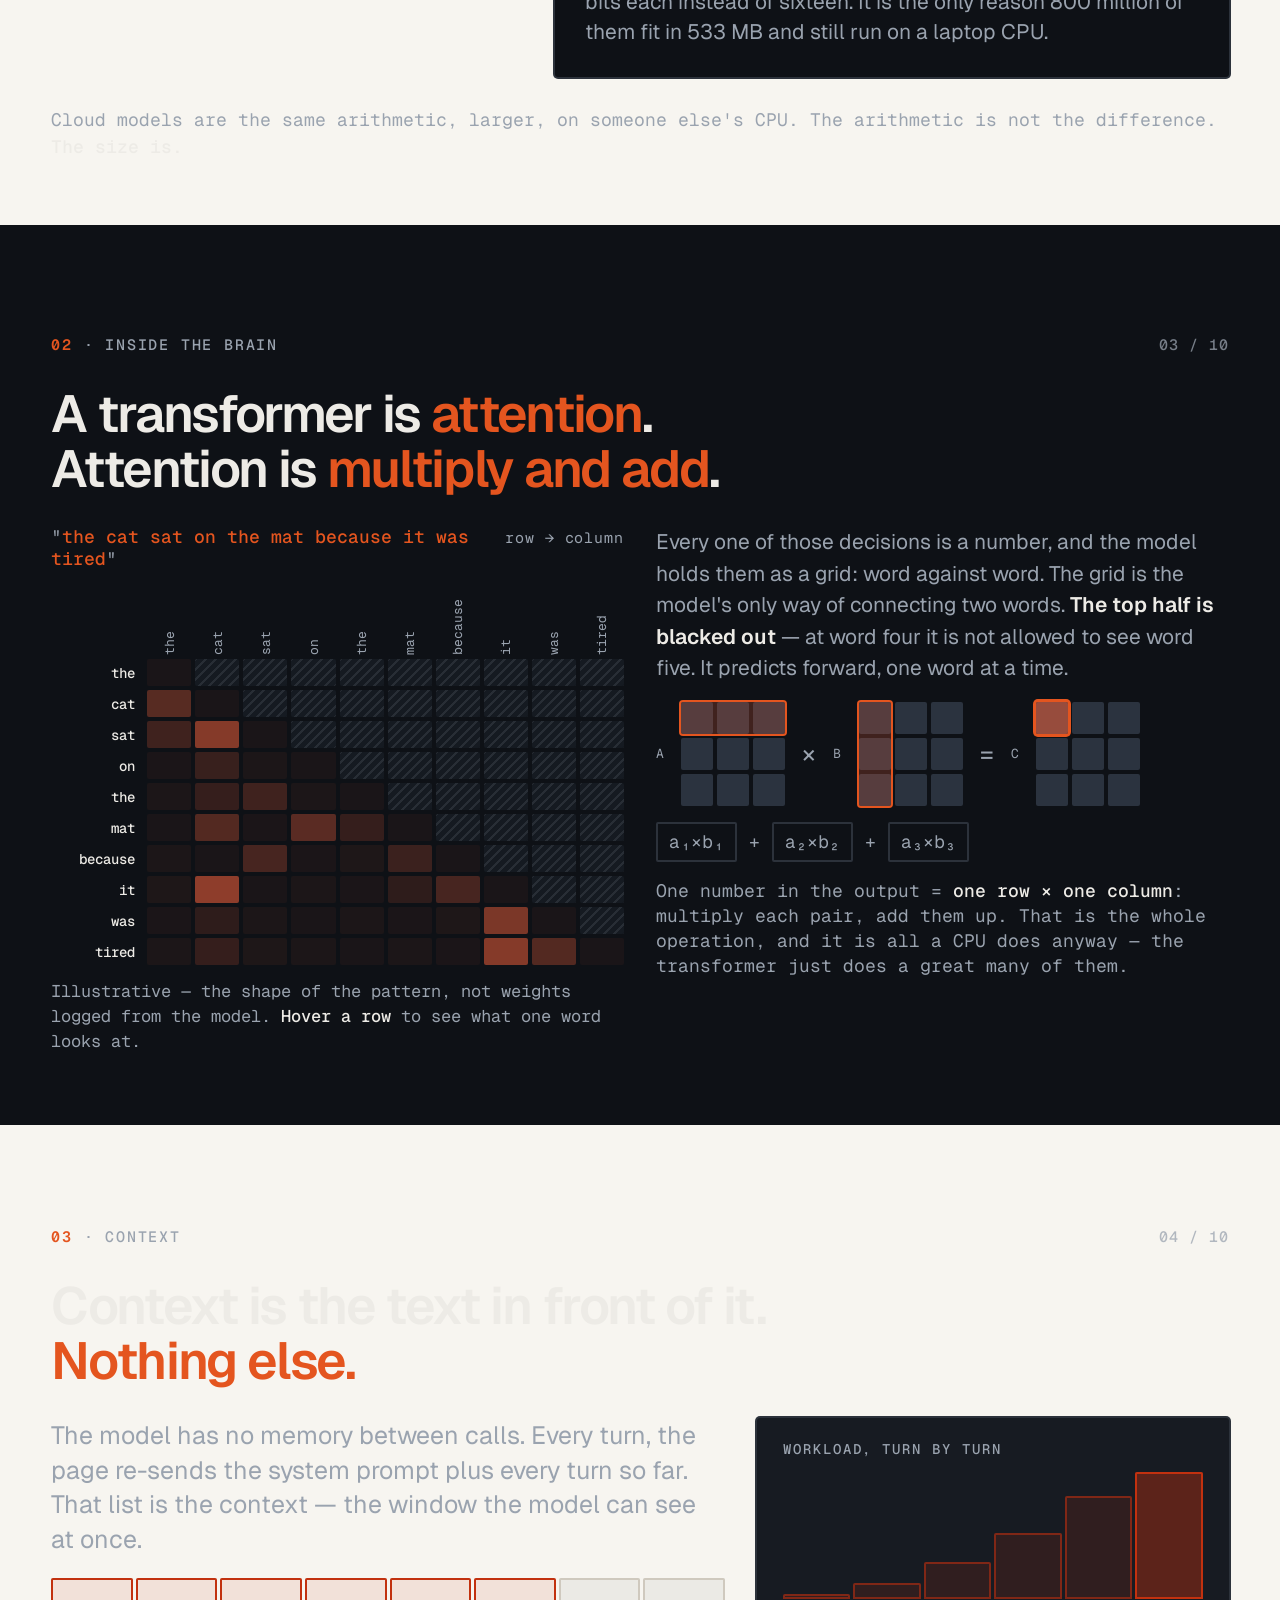
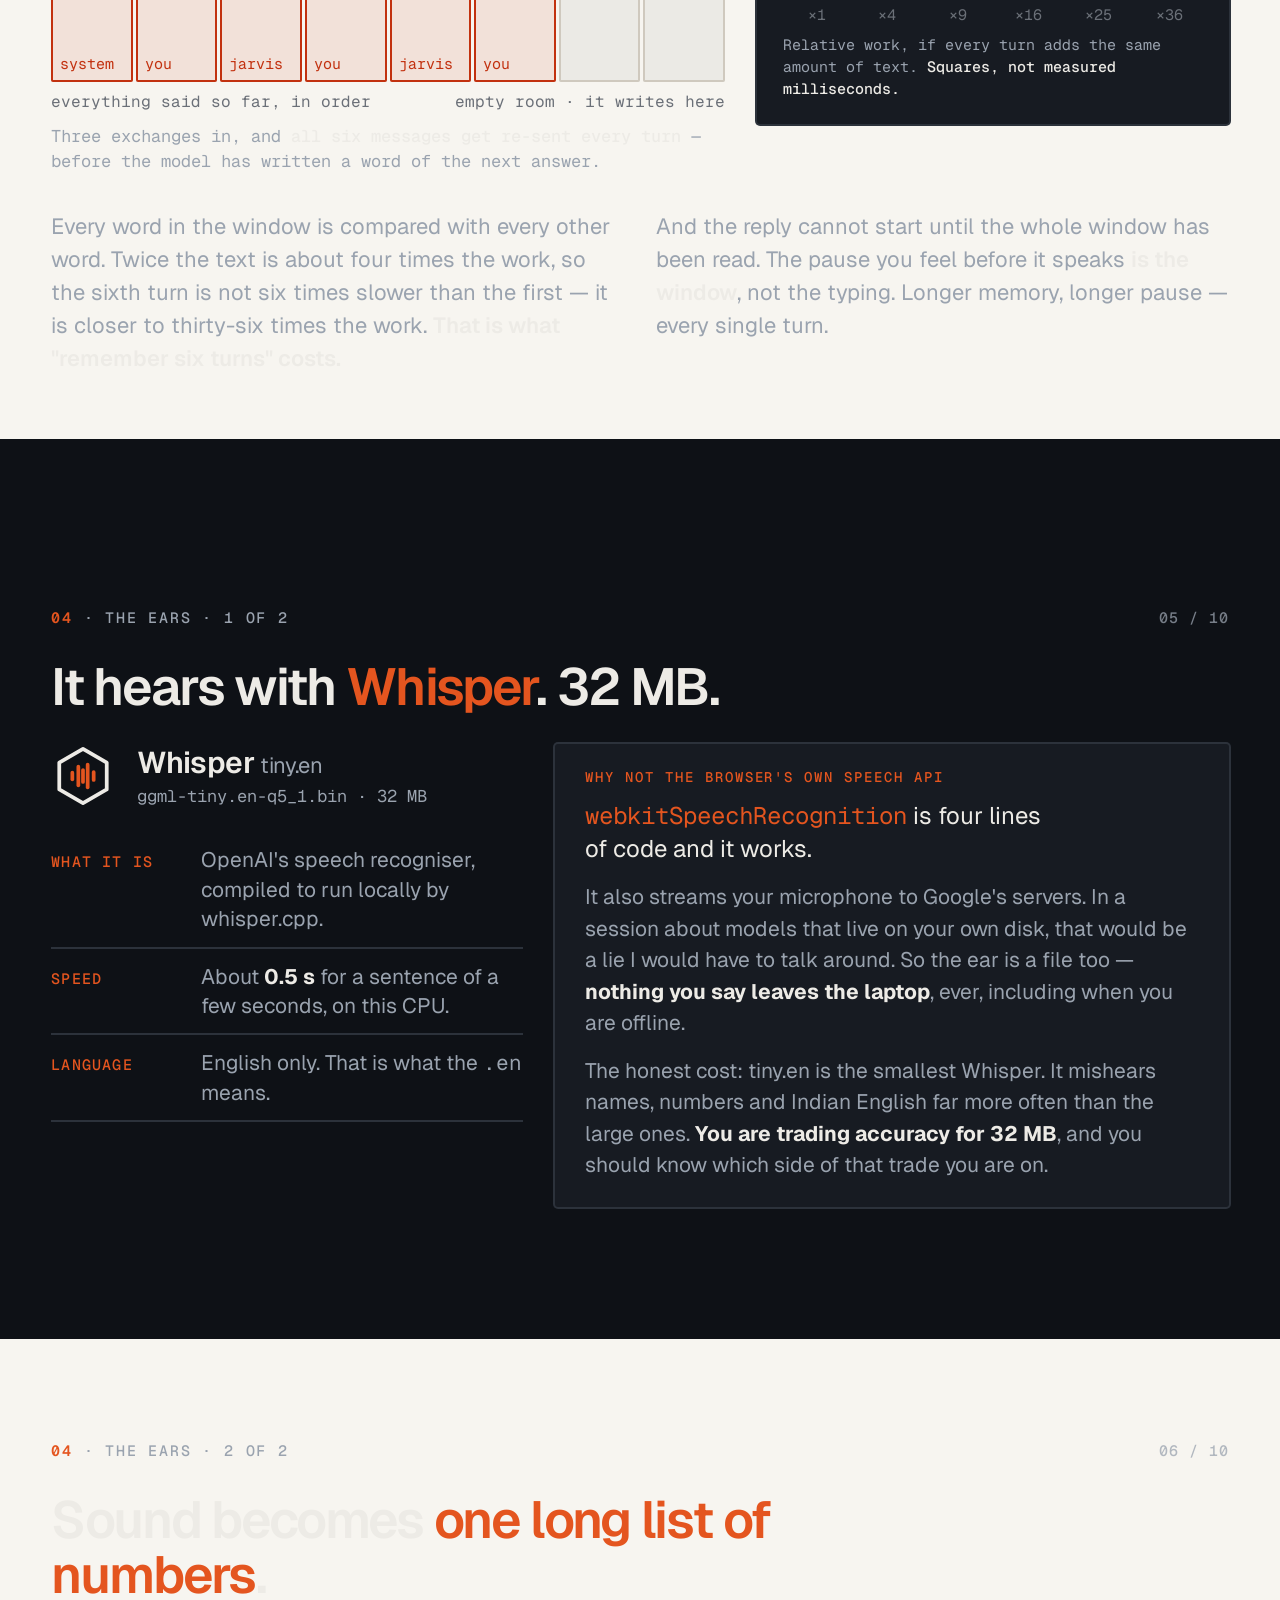
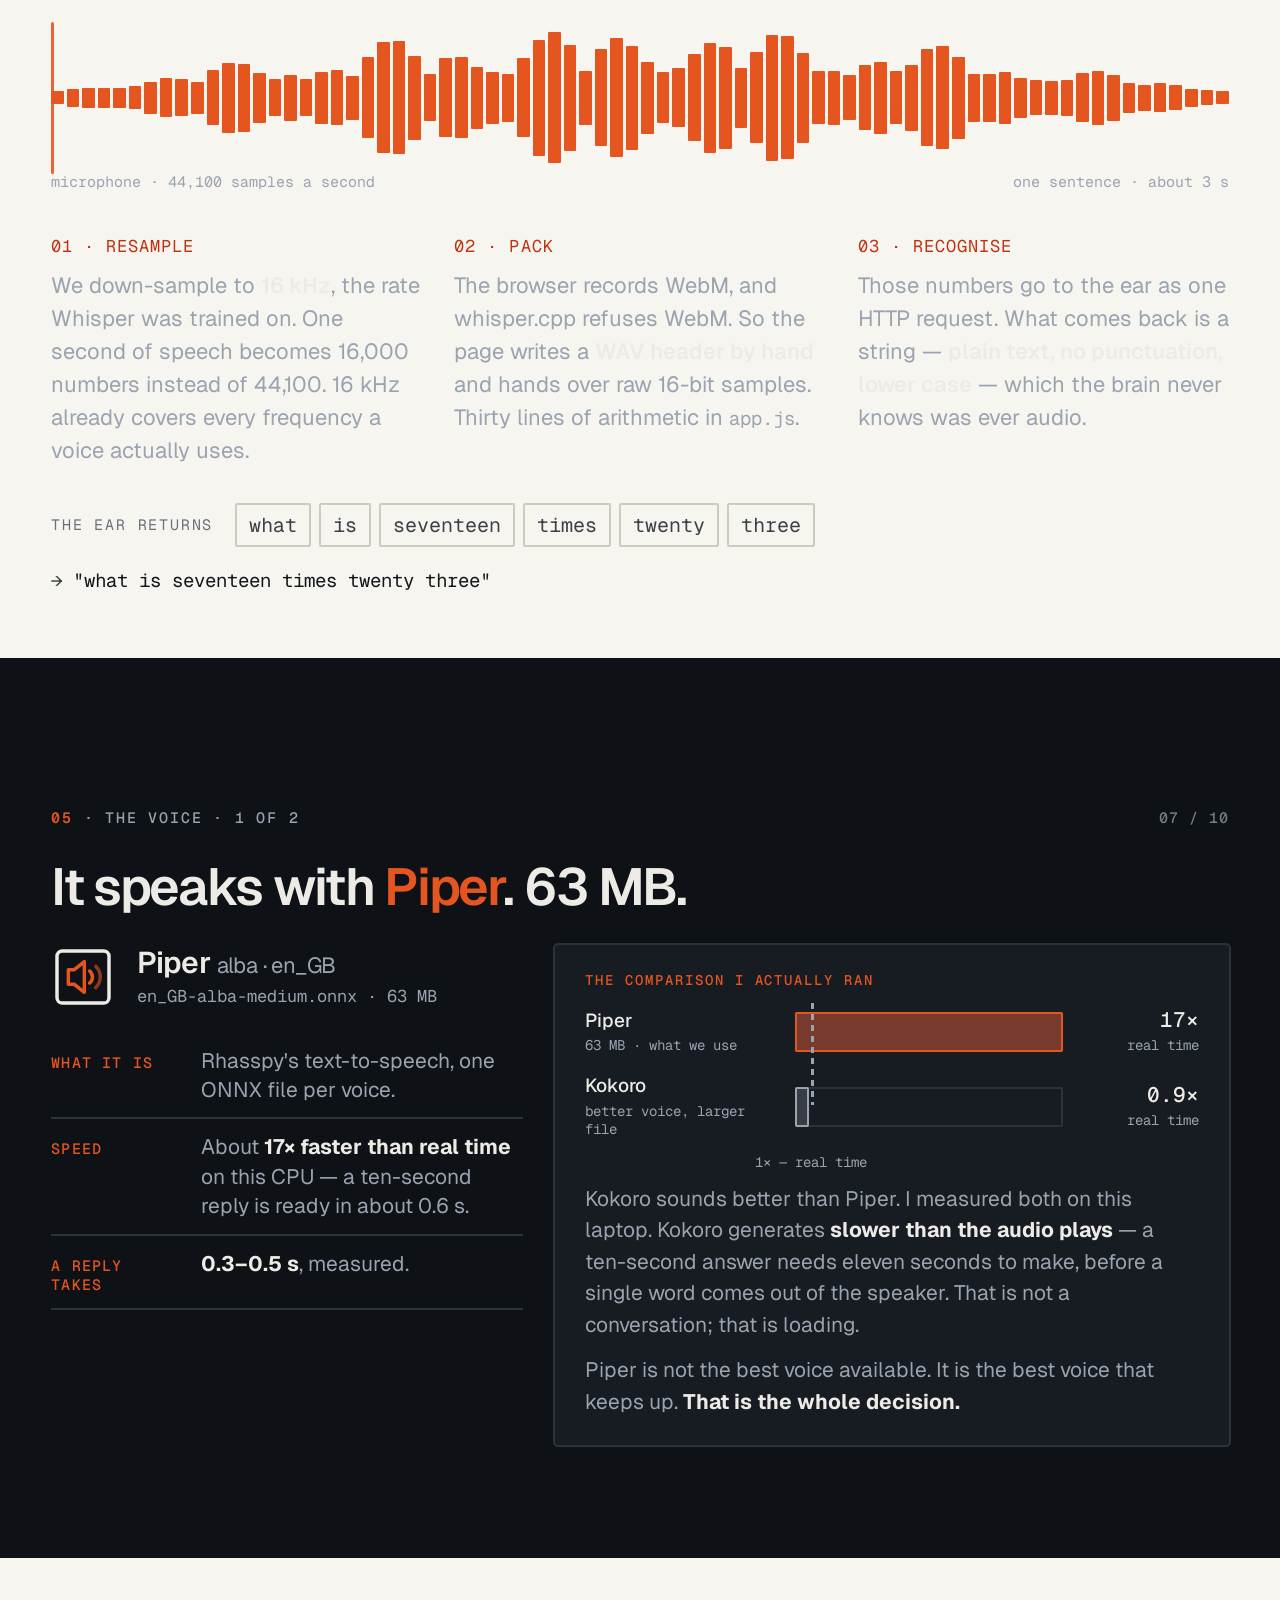
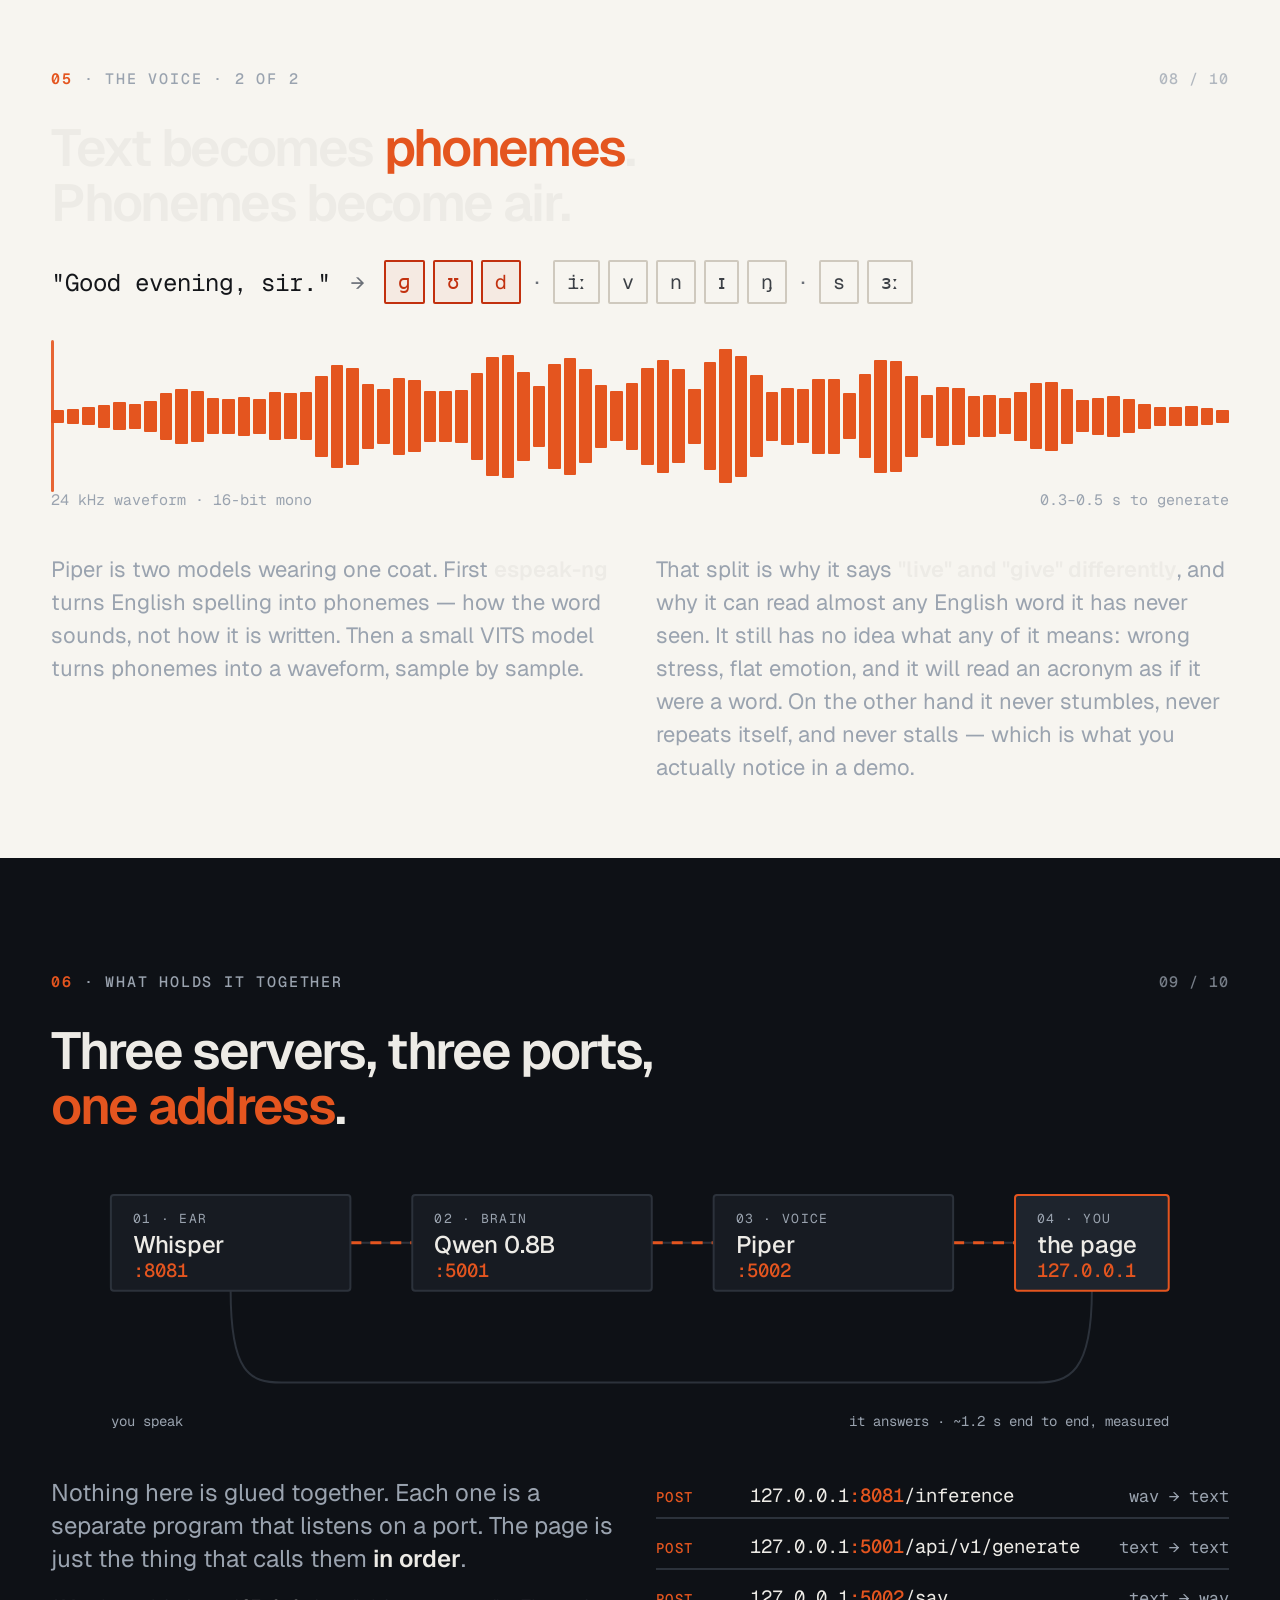
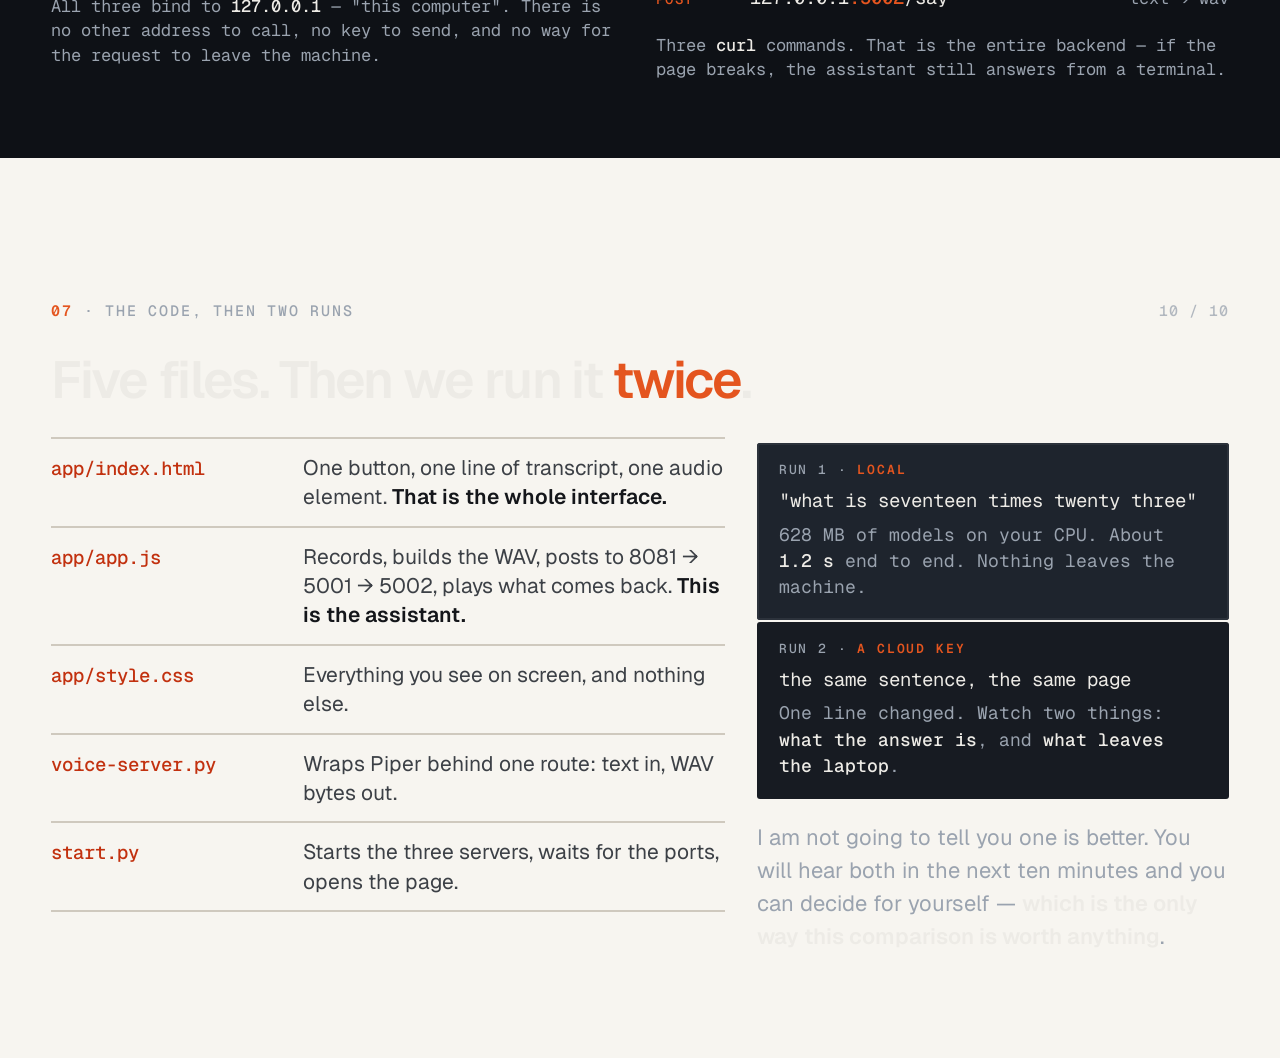
<file: docs/slides.html>
<!DOCTYPE html>
<html lang="en">
<head>
<meta charset="utf-8" />
<meta name="viewport" content="width=device-width, initial-scale=1" />
<title>Simulating Jarvis using local AI — HKBK · AI Ambassador Programme</title>

<link rel="preconnect" href="https://fonts.googleapis.com">
<link rel="preconnect" href="https://fonts.gstatic.com" crossorigin>
<link href="https://fonts.googleapis.com/css2?family=Geist:wght@300..700&family=Geist+Mono:wght@400;500;600&display=swap" rel="stylesheet">

<style>
:root{
  --paper:#F7F5F0; --paper-2:#EFEBE1;
  --rule:#CFC9BE;
  --ink:#14161A; --ink-2:#3C4046; --ink-3:#6B7078;
  --signal:#C2310F; --hot:#E4551F; --local:#0F6E4F; --cloud:#7C8391;
  --well:#0E1116; --well-2:#171B22; --well-3:#1E242D; --well-rule:#2C323B;
  --well-ink:#EDEBE6; --well-ink-2:#9AA3AF;
  --sans:"Geist",-apple-system,BlinkMacSystemFont,"Segoe UI",sans-serif;
  --mono:"Geist Mono",ui-monospace,"Cascadia Mono",Consolas,monospace;
}
*{ box-sizing:border-box; }
html{ scroll-behavior:smooth; }
body{
  margin:0; background:var(--paper); color:var(--ink);
  font:400 22px/1.55 var(--sans);
  font-synthesis:none; -webkit-font-smoothing:antialiased;
  overflow-x:hidden;
}
section{
  position:relative; min-height:100vh;
  display:grid; place-items:center;
  padding:104px 0 64px;
}
section.dark{ background:var(--well); color:var(--well-ink); }
.box{
  width:min(1280px,92vw); margin:0 auto;
  display:grid; grid-template-columns:repeat(12,1fr);
  gap:30px 32px; align-content:center;
}
.box > *{ grid-column:1/-1; }
.box > .c4{ grid-column:span 4; } .box > .c5{ grid-column:span 5; }
.box > .c6{ grid-column:span 6; } .box > .c7{ grid-column:span 7; }
.box > .c8{ grid-column:span 8; }

/* ---- type ------------------------------------------------- */
.kicker{
  grid-column:1/-1;
  display:flex; align-items:baseline; justify-content:space-between; gap:24px;
  font:500 15px/1 var(--mono); letter-spacing:.12em; text-transform:uppercase;
  color:var(--ink-3); margin-bottom:4px;
}
.dark .kicker{ color:var(--well-ink-2); }
.kicker b{ color:var(--signal); font-weight:600; }
.dark .kicker b{ color:var(--hot); }
.kicker .no{ letter-spacing:.06em; opacity:.75; }

h1{ font:600 78px/0.99 var(--sans); letter-spacing:-.042em; margin:0; grid-column:1/-1; max-width:17ch; }
h2{ font:600 52px/1.06 var(--sans); letter-spacing:-.032em; margin:0; grid-column:1/-1; max-width:23ch; }
.dark h1, .dark h2{ color:var(--well-ink); }
h1 em, h2 em{ font-style:normal; color:var(--signal); }
.dark h1 em, .dark h2 em{ color:var(--hot); }

.lead{ font:400 29px/1.38 var(--sans); color:var(--ink-2); margin:0; max-width:42ch; }
.lead.big{ font-size:31px; }
.dark .lead{ color:var(--well-ink-2); }
.lead b{ color:var(--ink); font-weight:600; }
.dark .lead b{ color:var(--well-ink); }

p{ margin:0; }
.body{ font-size:22px; line-height:1.5; color:var(--ink-2); max-width:46ch; }
.dark .body{ color:var(--well-ink-2); }
.body b{ color:var(--ink); font-weight:600; }
.dark .body b{ color:var(--well-ink); }
.mono{ font-family:var(--mono); }
.tick{ color:var(--signal); font-weight:600; }
.dark .tick{ color:var(--hot); }

.caption{
  grid-column:1/-1;
  font:400 18px/1.45 var(--mono); color:var(--ink-3);
}
.dark .caption{ color:var(--well-ink-2); }
.caption b{ color:var(--ink); font-weight:500; }
.dark .caption b{ color:var(--well-ink); }

/* ---- shared blocks ---------------------------------------- */
.well{
  background:var(--well); border-radius:3px; color:var(--well-ink);
  padding:26px 30px; box-shadow:0 0 0 2px var(--well-rule);
}
.dark .well{ background:var(--well-2); }

.facts{ display:grid; gap:0; margin-top:6px; }
.facts > div{
  display:grid; grid-template-columns:132px 1fr; gap:18px; align-items:baseline;
  padding:13px 0; border-bottom:2px solid var(--rule);
}
.dark .facts > div{ border-color:var(--well-rule); }
.facts .k{ font:500 15px/1.3 var(--mono); letter-spacing:.08em; text-transform:uppercase; color:var(--signal); }
.dark .facts .k{ color:var(--hot); }
.facts .v{ font-size:21px; line-height:1.4; color:var(--ink-2); }
.dark .facts .v{ color:var(--well-ink-2); }

/* ---- nav -------------------------------------------------- */
.nav{
  position:fixed; top:0; left:0; right:0; z-index:60;
  display:flex; gap:2px; background:rgba(20,22,26,.05);
  -webkit-backdrop-filter:blur(10px); backdrop-filter:blur(10px);
  padding:0 14px;
}
body.dark .nav{ background:rgba(14,17,22,.78); }
.nav a{
  flex:1; padding:12px 6px; text-decoration:none; text-align:center;
  font:500 12px/1 var(--mono); letter-spacing:.06em; text-transform:uppercase;
  color:var(--ink-3); border-bottom:3px solid transparent;
  white-space:nowrap; overflow:hidden; text-overflow:ellipsis;
}
.nav a.on{ color:var(--signal); border-bottom-color:var(--signal); }
body.dark .nav a{ color:var(--well-ink-2); }
body.dark .nav a.on{ color:var(--hot); border-bottom-color:var(--hot); }

/* ---- slide 1: the four parts ------------------------------ */
.hero h1{ margin-bottom:18px; }
.hero .lead{ max-width:36ch; }
.four{ grid-column:1/-1; display:grid; grid-template-columns:repeat(4,1fr); gap:2px; margin-top:24px; }
.four .p{
  background:var(--well-2); border-radius:3px; padding:20px 22px 18px;
  position:relative; box-shadow:inset 0 0 0 2px transparent;
}
.four .p .top{ display:flex; justify-content:space-between; align-items:flex-start; gap:8px; }
.four .p .role{ font:500 15px/1 var(--mono); letter-spacing:.14em; text-transform:uppercase; color:var(--well-ink-2); }
.four .p .sz{ font:500 17px/1 var(--mono); color:var(--well-ink-2); }
.four .p .nm{ font:400 17px/1.35 var(--mono); color:var(--well-ink-2); margin-top:18px; }
.four .p .what{ font-size:20px; line-height:1.35; color:var(--well-ink-2); margin-top:6px; }
.four .p.on{ background:var(--well-3); box-shadow:inset 0 0 0 2px var(--hot); }
.four .p.on .role{ color:var(--hot); }
.four .p.on .nm, .four .p.on .what, .four .p.on .sz{ color:var(--well-ink); }
.four .p.on::before{
  content:""; position:absolute; left:0; right:0; top:0; height:4px;
  background:var(--hot); border-radius:3px 3px 0 0;
}
.punch{
  grid-column:1/-1; margin-top:18px; display:flex; align-items:baseline; gap:18px;
  font:400 24px/1.45 var(--sans); color:var(--well-ink-2);
  padding-top:16px; border-top:2px solid var(--well-rule);
}
.punch b{ color:var(--well-ink); font-weight:600; }
.punch .arw{ color:var(--hot); font-family:var(--mono); }

/* ---- model card (slide 2) --------------------------------- */
.modelcard{
  background:var(--well); color:var(--well-ink); border-radius:3px;
  padding:28px 30px 30px; box-shadow:0 0 0 2px var(--well-rule);
}
.mc-top{ display:grid; grid-template-columns:76px 1fr auto; gap:20px; align-items:center; padding-bottom:20px; border-bottom:2px solid var(--well-rule); }
.mc-top .mark{ width:64px; height:64px; display:block; }
.mc-name{ font:600 32px/1.1 var(--sans); letter-spacing:-.02em; }
.mc-name span{ color:var(--well-ink-2); font-weight:400; font-size:24px; }
.mc-file{ font:400 17px/1.3 var(--mono); color:var(--well-ink-2); margin-top:5px; word-break:break-all; }
.mc-size{ font:500 15px/1 var(--mono); color:var(--well-ink-2); text-align:right; }
.mc-size b{ display:block; font:600 32px/1 var(--sans); letter-spacing:-.02em; color:var(--well-ink); margin-bottom:6px; }
.mc-grid{ display:grid; grid-template-columns:repeat(3,1fr); gap:2px; margin:20px 0 4px; }
.mc-grid > div{ background:var(--well-2); padding:12px 14px; }
.mc-grid .l{ display:block; font:500 13px/1 var(--mono); letter-spacing:.1em; text-transform:uppercase; color:var(--well-ink-2); margin-bottom:8px; }
.mc-grid .v{ font:500 21px/1 var(--mono); color:var(--well-ink); }
.modelcard p{ font-size:21px; line-height:1.45; color:var(--well-ink-2); margin-top:16px; }
.modelcard p b{ color:var(--well-ink); font-weight:600; }

/* ---- attention matrix (slide 3) --------------------------- */
.mx-head{ display:flex; align-items:baseline; justify-content:space-between; gap:16px; margin-bottom:12px; }
.mx-head .t{ font:400 18px/1.2 var(--mono); color:var(--well-ink-2); }
.mx-head .t b{ color:var(--hot); font-weight:500; }
.mx-head .s{ font:400 15px/1 var(--mono); color:var(--well-ink-2); white-space:nowrap; letter-spacing:.06em; }
.mxwrap{ timeline-scope:--mx; }
.mx{ view-timeline-name:--mx; view-timeline-axis:block; display:grid; gap:4px; }
.mx .mhead{ display:grid; grid-template-columns:92px repeat(10,1fr); gap:4px; align-items:end; height:74px; }
.mx .mhead span{
  font:400 13px/1 var(--mono); color:var(--well-ink-2);
  writing-mode:vertical-rl; transform:rotate(180deg);
  justify-self:center; white-space:nowrap; padding-bottom:4px;
}
.mx .mrow{ display:grid; grid-template-columns:92px repeat(10,1fr); gap:4px; align-items:center; }
.mx .mrow .tk{ font:400 14px/1 var(--mono); color:var(--well-ink-2); text-align:right; padding-right:8px; white-space:nowrap; }
.mx .mrow .tk b{ color:var(--well-ink); font-weight:500; }
.mx .c{
  display:block; height:27px; border-radius:2px;
  background:rgba(240,96,60, calc(.05 + var(--w) * .95));
}
.mx .c.m{
  background:#151A21;
  background-image:repeating-linear-gradient(135deg, rgba(154,163,175,.14) 0 2px, rgba(0,0,0,0) 2px 7px);
  box-shadow:inset 0 0 0 0 transparent;
}
.mx .mrow:hover .c{ filter:brightness(1.35); }
.mx .c:hover{ box-shadow:0 0 0 2px var(--well-ink); filter:brightness(1.5); }
.mx:has(.mrow:hover) .c{ filter:brightness(.5); }
.mx:has(.mrow:hover) .mrow:hover .c{ filter:brightness(1.35); }
.mx .mrow:hover .tk b{ color:var(--hot); }

/* ---- matmul diagram --------------------------------------- */
.mm{ display:grid; gap:16px; }
.mm-row{ display:flex; align-items:center; gap:16px; }
.mm-lab{ font:400 13px/1 var(--mono); color:var(--well-ink-2); letter-spacing:.1em; }
.mm-grid{ position:relative; display:grid; grid-template-columns:repeat(3,32px); grid-template-rows:repeat(3,32px); gap:4px; }
.mm-grid i{ display:block; background:#2B333F; border-radius:2px; }
.mm-grid i.d{ background:#2D3541; }
.mm-grid i.acc{ background:rgba(240,96,60,.55); }
.mm-op{ font:400 26px/1 var(--mono); color:var(--well-ink-2); }
.swipe{ position:absolute; top:0; left:0; width:32px; height:32px; box-shadow:0 0 0 2px var(--hot); border-radius:2px; background:rgba(240,96,60,.22); }
.swipe.y{ width:100%; height:32px; }
.swipe.x{ width:32px; height:100%; }
#mmC .swipe{ background:rgba(240,96,60,.55); box-shadow:0 0 0 3px var(--hot); }
.mm-eq{ display:flex; gap:10px; flex-wrap:wrap; }
.mm-eq span{
  font:400 18px/1 var(--mono); color:var(--well-ink-2);
  border:2px solid var(--well-rule); border-radius:2px; padding:9px 11px;
}
.mm-eq .op{ border-color:transparent; padding-left:0; padding-right:0; --i:0; }
.mm-note{ font:400 18px/1.4 var(--mono); color:var(--well-ink-2); }
.mm-note b{ color:var(--well-ink); font-weight:500; }

/* ---- context window (slide 4) ----------------------------- */
.ctx{ display:grid; gap:12px; }
.win{
  position:relative; display:flex; gap:3px; height:104px;
  padding:0; border-radius:3px;
}
.win .seg{
  flex:1 1 0; border-radius:2px; background:rgba(20,22,26,.05);
  box-shadow:inset 0 0 0 2px var(--rule); position:relative; min-width:0;
}
.win .seg.fill{ background:rgba(194,49,15,.1); box-shadow:inset 0 0 0 2px var(--signal); }
.win .seg.fill.old{ background:rgba(20,22,26,.06); box-shadow:inset 0 0 0 2px var(--ink-3); }
.win .seg span{
  position:absolute; left:9px; bottom:9px; right:6px;
  font:400 15px/1.2 var(--mono); color:var(--ink-3); white-space:nowrap; overflow:hidden;
}
.win .seg.fill span{ color:var(--signal); }
.win .seg.fill.old span{ color:var(--ink-3); }
.ctx-scale{ display:flex; justify-content:space-between; font:400 16px/1 var(--mono); color:var(--ink-3); }

.work{ display:flex; align-items:flex-end; gap:3px; height:150px; margin-top:6px; }
.work .b{ flex:1; display:flex; flex-direction:column; justify-content:flex-end; align-items:stretch; height:100%; }
.work .b i{ display:block; min-height:5px; background:rgba(194,49,15,.14); box-shadow:inset 0 0 0 2px rgba(194,49,15,.55); border-radius:2px 2px 0 0; }
.work .b:last-child i{ background:rgba(194,49,15,.4); box-shadow:inset 0 0 0 2px var(--signal); }
.work .b em{ font:400 15px/1 var(--mono); font-style:normal; color:var(--ink-3); text-align:center; padding-top:8px; }

/* ---- waveform --------------------------------------------- */
.wave-wrap{ position:relative; }
.wave{ display:flex; align-items:center; gap:3px; height:132px; }
.wave i{
  flex:1 1 0; min-width:0; border-radius:1px; display:block;
  height:calc(var(--h) * 100%);
  background:var(--rule);
}
.wave i.on{ background:var(--signal); }
.dark .wave i{ background:var(--well-rule); }
.dark .wave i.on{ background:var(--hot); }
.playhead{
  position:absolute; top:-10px; bottom:-10px; width:3px; left:0;
  background:var(--signal); border-radius:2px; opacity:0;
}
.dark .playhead{ background:var(--hot); }
.wave-legend{ display:flex; justify-content:space-between; font:400 15px/1 var(--mono); color:var(--ink-3); margin-top:10px; }
.dark .wave-legend{ color:var(--well-ink-2); }

/* ---- phoneme chips ---------------------------------------- */
.ph{ display:flex; gap:8px; flex-wrap:wrap; align-items:center; }
.ph span{
  font:400 20px/1 var(--mono); padding:10px 12px; border-radius:2px;
  border:2px solid var(--rule); color:var(--ink-2); background:rgba(0,0,0,0);
}
.ph span.hi{ border-color:var(--signal); color:var(--signal); background:rgba(194,49,15,.06); }
.ph .sep{ border:0; padding:0 2px; color:var(--ink-3); }

/* ---- comparison lanes (slide 7) --------------------------- */
.lanes{ display:grid; gap:20px; position:relative; }
.lane{ display:grid; grid-template-columns:190px 1fr 116px; gap:20px; align-items:center; }
.lane .who{ font:500 19px/1.25 var(--sans); color:var(--well-ink); }
.lane .who small{ display:block; font:400 14px/1.3 var(--mono); color:var(--well-ink-2); margin-top:4px; }
.lane .track{ position:relative; height:40px; background:var(--well-2); border-radius:2px; box-shadow:inset 0 0 0 2px var(--well-rule); }
.lane .track i{ position:absolute; left:0; top:0; bottom:0; border-radius:2px; display:block; }
.lane.piper .track i{ background:rgba(240,96,60,.45); box-shadow:inset 0 0 0 2px var(--hot); }
.lane.kokoro .track i{ background:rgba(154,163,175,.25); box-shadow:inset 0 0 0 2px var(--well-ink-2); }
.lane .val{ font:500 21px/1 var(--mono); color:var(--well-ink); text-align:right; }
.lane .val small{ display:block; font:400 14px/1.3 var(--mono); color:var(--well-ink-2); margin-top:6px; }
.rtline{
  position:absolute; top:-6px; bottom:34px; width:3px; left:calc(190px + 20px + (100% - 190px - 20px - 116px - 20px) * 0.0588);
  background:repeating-linear-gradient(180deg, var(--well-ink-2) 0 6px, rgba(0,0,0,0) 6px 11px);
}
.rtl-lab{ position:absolute; font:400 14px/1 var(--mono); color:var(--well-ink-2); white-space:nowrap; transform:translateX(-50%); }

/* ---- pipeline (slide 9) ----------------------------------- */
.pipe{ width:100%; height:auto; display:block; overflow:visible; }
.pipe text{ font-family:var(--mono); }
.pipe .nd{ fill:var(--well-2); stroke:var(--well-rule); stroke-width:2; }
.pipe .nd.you{ fill:var(--well-3); stroke:var(--hot); }
.pipe .nm{ font:500 24px/1 var(--sans); fill:var(--well-ink); letter-spacing:-.01em; }
.pipe .rl{ font:400 13px/1 var(--mono); fill:var(--well-ink-2); letter-spacing:.1em; }
.pipe .pt{ font:500 19px/1 var(--mono); fill:var(--hot); }
.pipe .io{ font:400 14px/1 var(--mono); fill:var(--well-ink-2); }
.pipe .base{ stroke:var(--well-rule); stroke-width:2; fill:none; }
.pipe .flow{ stroke:var(--hot); stroke-width:3; fill:none; stroke-dasharray:11 9; }
.pipe .loop{ stroke:var(--well-rule); stroke-width:2; fill:none; }
.pipe .dot{ fill:var(--hot); opacity:0; }

.endpoints{ display:grid; gap:8px; }
.endpoints .ep{ display:grid; grid-template-columns:78px 1fr 1fr; gap:16px; align-items:baseline;
  padding:9px 0; border-bottom:2px solid var(--well-rule); font-family:var(--mono); }
.endpoints .ep:last-child{ border-bottom:0; }
.endpoints .method{ font:500 14px/1 var(--mono); letter-spacing:.1em; color:var(--hot); }
.endpoints .url{ font:400 19px/1.2 var(--mono); color:var(--well-ink); }
.endpoints .url b{ color:var(--hot); font-weight:500; }
.endpoints .io{ font:400 17px/1.2 var(--mono); color:var(--well-ink-2); text-align:right; }

/* ---- file map (slide 10) ---------------------------------- */
.files{ display:grid; gap:0; }
.files .f{ display:grid; grid-template-columns:230px 1fr; gap:22px; align-items:baseline;
  padding:14px 0; border-bottom:2px solid var(--rule); }
.files .f:first-child{ border-top:2px solid var(--rule); }
.files .f .fn{ font:500 19px/1.2 var(--mono); color:var(--signal); }
.files .f .fd{ font-size:21px; line-height:1.4; color:var(--ink-2); }
.files .f .fd b{ color:var(--ink); font-weight:600; }

.runs{ display:grid; grid-template-columns:1fr; gap:2px; margin-top:6px; }
.runs > div{ background:var(--well-2); border-radius:3px; padding:20px 22px; color:var(--well-ink); }
.runs .lbl{ font:500 13px/1 var(--mono); letter-spacing:.14em; text-transform:uppercase; color:var(--well-ink-2); margin-bottom:12px; }
.runs .lbl b{ color:var(--hot); font-weight:600; }
.runs .q{ font:400 19px/1.35 var(--mono); color:var(--well-ink); }
.runs .a{ font:400 18px/1.45 var(--mono); color:var(--well-ink-2); margin-top:8px; }
.runs .a b{ color:var(--well-ink); font-weight:500; }
.runs .second{ background:var(--well-3); box-shadow:inset 0 0 0 2px var(--well-rule); }

/* ---- scroll animation ------------------------------------- */
.rv{ opacity:1; }
@keyframes rvIn{ from{ opacity:0; transform:translateY(20px); } to{ opacity:1; transform:none; } }
@keyframes cellIn{ from{ opacity:.04; transform:scale(.72); } to{ opacity:1; transform:none; } }
@keyframes maskIn{ from{ opacity:0; } to{ opacity:1; } }
@keyframes sweep{ from{ transform:translate(0,0); } to{ transform:translate(calc(200% + 8px), calc(200% + 8px)); } }
@keyframes sweepY{ from{ transform:translateY(0); } to{ transform:translateY(calc(200% + 8px)); } }
@keyframes sweepX{ from{ transform:translateX(0); } to{ transform:translateX(calc(200% + 8px)); } }
@keyframes growIn{ from{ transform:scaleY(.06); } to{ transform:scaleY(1); } }
@keyframes chipIn{ from{ opacity:.25; border-color:var(--rule); color:var(--ink-3); } to{ opacity:1; } }
@keyframes barIn{ from{ opacity:.15; transform:scaleY(.5); } to{ opacity:1; transform:none; } }
@keyframes segIn{ from{ opacity:.15; transform:scaleX(.4); } to{ opacity:1; transform:none; } }
@keyframes drawIn{ from{ stroke-dashoffset:var(--len,600); } to{ stroke-dashoffset:0; } }
@keyframes dashFlow{ from{ stroke-dashoffset:0; } to{ stroke-dashoffset:-400; } }
@keyframes headRun{ from{ left:0; } to{ left:calc(100% - 3px); } }
@keyframes dotRun{
  0%{ opacity:0; transform:translateX(0); }
  12%{ opacity:1; }
  86%{ opacity:1; }
  100%{ opacity:0; transform:translateX(var(--dist,50px)); }
}

@supports (animation-timeline: view()){
  @media (prefers-reduced-motion: no-preference){

    /* generic reveal */
    .rv{ animation:rvIn linear both; animation-timeline:view(); animation-range:entry 0% cover 16%; }

    /* attention matrix — one shared timeline, staggered rows */
    .mx .c{ animation:cellIn linear both; animation-timeline:--mx;
            animation-range:cover calc(var(--i) * 2.2%) cover calc(22% + var(--i) * 2.2%); }
    .mx .c.m{ animation-name:maskIn;
              animation-range:cover calc(10% + var(--i) * 2.2%) cover calc(28% + var(--i) * 2.2%); }

    /* matmul sweep */
    .mmwrap{ timeline-scope:--mm; }
    .mm{ view-timeline-name:--mm; }
    .swipe{ animation:sweep linear both; animation-timeline:--mm; animation-range:cover 4% cover 58%; }
    .swipe.y{ animation-name:sweepY; }
    .swipe.x{ animation-name:sweepX; }
    .mm-eq span{ animation:chipIn linear both; animation-timeline:--mm;
                 animation-range:cover calc(6% + var(--i) * 6%) cover calc(24% + var(--i) * 6%); }
    .mm-grid i{ animation:maskIn linear both; animation-timeline:--mm; animation-range:cover 0% cover 18%; }

    /* context window */
    .ctx-wrap{ timeline-scope:--ctx; }
    .win{ view-timeline-name:--ctx; }
    .win .seg{ animation:segIn linear both; animation-timeline:--ctx;
               animation-range:cover calc(var(--i) * 3%) cover calc(16% + var(--i) * 3%); }
    .work .b i{ animation:growIn linear both; animation-timeline:view(); animation-range:entry 10% cover 30%; }

    /* waveforms */
    .wave-wrap{ timeline-scope:--wv; }
    .wave{ view-timeline-name:--wv; }
    .wave i{ animation:maskIn linear both; animation-timeline:--wv; animation-range:cover 0% cover 3%;
             transition:background-color .22s linear; }
    .wave i.on{ animation-name:heatIn; animation-timeline:--wv;
                animation-range:cover calc(4% + var(--i) * 0.85%) cover calc(11% + var(--i) * 0.85%); }
    .playhead{ animation:headRun linear both; animation-timeline:--wv; animation-range:cover 4% cover 74%; opacity:.9; }

    /* phoneme chips */
    .ph span{ animation:chipIn linear both; animation-timeline:view(); animation-range:entry 0% cover 24%; }

    /* lanes */
    .lanes .track i{ animation:segIn linear both; animation-timeline:view(); animation-range:entry 10% cover 34%; }

    /* pipeline */
    .pipewrap{ timeline-scope:--pipe; }
    .pipe{ view-timeline-name:--pipe; }
    .pipe .draw{ animation:drawIn linear both; animation-timeline:--pipe; animation-range:cover 4% cover 30%; }
    .pipe .flow{ animation:dashFlow linear both; animation-timeline:--pipe; animation-range:cover 10% cover 90%; }
    .pipe .dot{ animation:dotRun linear both; animation-timeline:--pipe; }
    .pipe circle:nth-of-type(1){ animation-range:cover 4% cover 24%; }
    .pipe circle:nth-of-type(2){ animation-range:cover 24% cover 44%; }
    .pipe circle:nth-of-type(3){ animation-range:cover 44% cover 64%; }
    .pipe circle:nth-of-type(4){ animation-range:cover 14% cover 34%; }
    .pipe circle:nth-of-type(5){ animation-range:cover 34% cover 54%; }
    .pipe circle:nth-of-type(6){ animation-range:cover 54% cover 74%; }
    .pipe .nd, .pipe .nm, .pipe .rl, .pipe .pt, .pipe .io{
      animation:maskIn linear both; animation-timeline:--pipe; animation-range:cover 0% cover 14%; }

    /* files + runs */
    .files .f, .runs > div{ animation:rvIn linear both; animation-timeline:view(); animation-range:entry 0% cover 22%; }
  }
}
@keyframes heatIn{ from{ background:var(--rule); } to{ background:var(--signal); } }
.dark .wave i.on{ animation-name:heatInDark; }
@keyframes heatInDark{ from{ background:var(--well-rule); } to{ background:var(--hot); } }

@media (prefers-reduced-motion: reduce){
  *{ scroll-behavior:auto !important; animation:none !important; transition:none !important; }
}

@media (max-width:1100px){
  h1{ font-size:52px; } h2{ font-size:38px; } .lead{ font-size:23px; } .lead.big{ font-size:24px; }
  .body, .modelcard p, .files .f .fd, .runs .q{ font-size:19px; }
  .c4, .c5, .c6, .c7, .c8{ grid-column:1/-1; }
  .box > .c4, .box > .c5, .box > .c6, .box > .c7, .box > .c8{ grid-column:1/-1; }
  .four{ grid-template-columns:1fr 1fr; }
  .mx .mhead, .mx .mrow{ grid-template-columns:70px repeat(10,1fr); }
  .lane{ grid-template-columns:130px 1fr 90px; }
  .rtline{ display:none; }
  .nav a{ font-size:10px; padding:10px 3px; }
}
</style>
</head>
<body>

<nav class="nav" id="nav" aria-label="Slides">
  <a href="#s1">Start</a>
  <a href="#s2">Brain</a>
  <a href="#s3">Attention</a>
  <a href="#s4">Context</a>
  <a href="#s5">Ears 1</a>
  <a href="#s6">Ears 2</a>
  <a href="#s7">Voice 1</a>
  <a href="#s8">Voice 2</a>
  <a href="#s9">Servers</a>
  <a href="#s10">Code</a>
</nav>

<!-- ============================================================ 1 -->
<section id="s1" class="dark hero">
  <div class="box">
    <div class="kicker">
      <span>HKBK · AI Ambassador Programme · Bengaluru · 2 hours</span>
      <span class="no">01 / 10</span>
    </div>

    <h1>Simulating Jarvis<br>using <em>local AI</em></h1>

    <p class="lead">
      Four parts make an assistant: an ear, a brain, a voice, and you.
      <b>Only one of them decides whether it feels like an assistant.</b>
      Everything in this session runs on the laptop in front of you.
    </p>

    <div class="four">
      <div class="p">
        <div class="top"><span class="role">Ear</span><span class="sz">32 MB</span></div>
        <div class="nm">whisper tiny.en</div>
        <div class="what">your voice → text</div>
      </div>
      <div class="p on">
        <div class="top"><span class="role">Brain</span><span class="sz">533 MB</span></div>
        <div class="nm">qwen 3.5 · 0.8B</div>
        <div class="what">text → reply <span style="color:var(--hot)">← decides it</span></div>
      </div>
      <div class="p">
        <div class="top"><span class="role">Voice</span><span class="sz">63 MB</span></div>
        <div class="nm">piper · alba</div>
        <div class="what">text → speech</div>
      </div>
      <div class="p">
        <div class="top"><span class="role">You</span><span class="sz">0 MB</span></div>
        <div class="nm">one html page</div>
        <div class="what">the microphone and the click</div>
      </div>
    </div>

    <p class="punch">
      <span class="arw">→</span>
      <span>Swap the ear, the voice, or the page: it is still an assistant. Swap the brain and you have <b>a different assistant</b>. That is why we start there.</span>
    </p>
  </div>
</section>

<!-- ============================================================ 2 -->
<section id="s2">
  <div class="box">
    <div class="kicker"><span><b>01</b> · the brain</span><span class="no">02 / 10</span></div>
    <h2>Local AI means the model runs<br><em>on your machine</em>.</h2>

    <div class="c5 rv">
      <p class="lead" style="font-size:26px">
        Not a website you talk to. A file on your disk, loaded into memory,
        doing its arithmetic on your own CPU while you wait for it.
      </p>
      <div class="facts">
        <div><span class="k">No network</span><span class="v">Turn the wifi off. It still answers.</span></div>
        <div><span class="k">No account</span><span class="v">No key, no quota, no per-message bill.</span></div>
        <div><span class="k">No GPU</span><span class="v">It runs on the CPU. Slower than a graphics card, and it runs.</span></div>
      </div>
    </div>

    <div class="c7 rv">
      <div class="modelcard">
        <div class="mc-top">
          <svg class="mark" viewBox="0 0 48 48" role="img" aria-label="Qwen">
            <path d="M24 3.2 41.6 13.4v20.4L24 44 6.4 33.8V13.4Z" fill="none" stroke="#EDEBE6" stroke-width="3" stroke-linejoin="round"/>
            <circle cx="23" cy="22.4" r="7.4" fill="none" stroke="#E4551F" stroke-width="3"/>
            <path d="M28.2 27.6 37.4 36.2" stroke="#E4551F" stroke-width="3" stroke-linecap="round"/>
          </svg>
          <div>
            <div class="mc-name">Qwen <span>3.5</span></div>
            <div class="mc-file">qwen3.5-0.8b-q4_k_m.gguf</div>
          </div>
          <div class="mc-size"><b>533 MB</b>on disk</div>
        </div>

        <div class="mc-grid">
          <div><span class="l">parameters</span><span class="v">0.8 B</span></div>
          <div><span class="l">quantisation</span><span class="v">Q4_K_M</span></div>
          <div><span class="l">a reply takes</span><span class="v">0.36–0.73 s</span></div>
        </div>

        <p>
          <b>0.8B parameters</b> is a count of numbers — eight hundred million of them,
          learned from text. That is the entire file. No database, no copy of the
          internet, nothing to look anything up in.
        </p>
        <p>
          <b>Q4_K_M</b> is how tightly those numbers are packed: roughly four bits each
          instead of sixteen. It is the only reason 800 million of them fit in 533 MB
          and still run on a laptop CPU.
        </p>
      </div>
    </div>

    <p class="caption rv">
      Cloud models are the same arithmetic, larger, on someone else's CPU.
      The arithmetic is not the difference. <b>The size is.</b>
    </p>
  </div>
</section>

<!-- ============================================================ 3 -->
<section id="s3" class="dark">
  <div class="box">
    <div class="kicker"><span><b>02</b> · inside the brain</span><span class="no">03 / 10</span></div>
    <h2>A transformer is <em>attention</em>.<br>Attention is <em>multiply and add</em>.</h2>

    <div class="c6">
      <div class="mx-head">
        <span class="t">"<b>the cat sat on the mat because it was tired</b>"</span>
        <span class="s">row → column</span>
      </div>
      <div class="mxwrap">
        <div class="mx" id="mx"></div>
      </div>
      <p class="caption" style="margin-top:14px;font-size:17px">
        Illustrative — the shape of the pattern, not weights logged from the model.
        <b>Hover a row</b> to see what one word looks at.
      </p>
    </div>

    <div class="c6 mmwrap">
      <p class="body" style="font-size:21px;margin-bottom:18px">
        Every one of those decisions is a number, and the model holds them as a grid:
        word against word. The grid is the model's only way of connecting two words.
        <b>The top half is blacked out</b> — at word four it is not allowed to see word
        five. It predicts forward, one word at a time.
      </p>

      <div class="mm">
        <div class="mm-row">
          <span class="mm-lab">A</span>
          <div class="mm-grid" id="mmA"></div>
          <span class="mm-op">×</span>
          <span class="mm-lab">B</span>
          <div class="mm-grid" id="mmB"></div>
          <span class="mm-op">=</span>
          <span class="mm-lab">C</span>
          <div class="mm-grid" id="mmC"></div>
        </div>
        <div class="mm-eq" id="mmEq">
          <span style="--i:0">a₁×b₁</span><span class="op">+</span>
          <span style="--i:1">a₂×b₂</span><span class="op">+</span>
          <span style="--i:2">a₃×b₃</span>
        </div>
        <p class="mm-note">
          One number in the output = <b>one row × one column</b>: multiply each pair,
          add them up. That is the whole operation, and it is all a CPU does anyway —
          the transformer just does a great many of them.
        </p>
      </div>
    </div>
  </div>
</section>

<!-- ============================================================ 4 -->
<section id="s4">
  <div class="box">
    <div class="kicker"><span><b>03</b> · context</span><span class="no">04 / 10</span></div>
    <h2>Context is the text in front of it. <em>Nothing else.</em></h2>

    <div class="c7 ctx-wrap">
      <p class="lead" style="font-size:25px;margin-bottom:22px">
        The model has no memory between calls. Every turn, the page re-sends the
        system prompt plus every turn so far. That list is the context — the window
        the model can see at once.
      </p>
      <div class="ctx">
        <div class="win" id="win"></div>
        <div class="ctx-scale"><span>everything said so far, in order</span><span>empty room · it writes here</span></div>
      </div>
      <p class="caption" style="margin-top:14px;font-size:17px">
        Three exchanges in, and <b>all six messages get re-sent every turn</b> — before
        the model has written a word of the next answer.
      </p>
    </div>

    <div class="c5">
      <div class="well" style="padding:24px 26px">
        <div style="font:500 14px/1 var(--mono);letter-spacing:.14em;text-transform:uppercase;color:var(--well-ink-2);margin-bottom:16px">
          workload, turn by turn
        </div>
        <div class="work" id="work"></div>
        <p class="caption" style="font-size:15px;margin-top:12px">
          Relative work, if every turn adds the same amount of text.
          <b>Squares, not measured milliseconds.</b>
        </p>
      </div>
    </div>

    <div class="c12" style="display:grid;grid-template-columns:1fr 1fr;gap:32px;margin-top:6px">
      <p class="body">
        Every word in the window is compared with every other word. Twice the text is
        about four times the work, so the sixth turn is not six times slower than the
        first — it is closer to thirty-six times the work. <b>That is what "remember six
        turns" costs.</b>
      </p>
      <p class="body">
        And the reply cannot start until the whole window has been read. The pause you
        feel before it speaks <b>is the window</b>, not the typing. Longer memory, longer
        pause — every single turn.
      </p>
    </div>
  </div>
</section>

<!-- ============================================================ 5 -->
<section id="s5" class="dark">
  <div class="box">
    <div class="kicker"><span><b>04</b> · the ears · 1 of 2</span><span class="no">05 / 10</span></div>
    <h2>It hears with <em>Whisper</em>. 32 MB.</h2>

    <div class="c5 rv">
      <div style="display:flex;align-items:center;gap:22px;margin-bottom:24px">
        <svg viewBox="0 0 48 48" width="64" height="64" role="img" aria-label="Whisper">
          <path d="M24 3.6 41.8 13.9v20.2L24 44.4 6.2 34.1V13.9Z" fill="none" stroke="#EDEBE6" stroke-width="2.8" stroke-linejoin="round"/>
          <g stroke="#E4551F" stroke-width="2.8" stroke-linecap="round">
            <path d="M16 21.5v5"/>
            <path d="M20.5 17v14"/>
            <path d="M24 19.5v9"/>
            <path d="M27.5 15.5v17"/>
            <path d="M32 21v6"/>
          </g>
        </svg>
        <div>
          <div style="font:600 30px/1.1 var(--sans);letter-spacing:-.02em">Whisper <span style="color:var(--well-ink-2);font-weight:400;font-size:22px">tiny.en</span></div>
          <div style="font:400 17px/1.3 var(--mono);color:var(--well-ink-2);margin-top:6px">ggml-tiny.en-q5_1.bin · 32 MB</div>
        </div>
      </div>

      <div class="facts">
        <div><span class="k">What it is</span><span class="v">OpenAI's speech recogniser, compiled to run locally by whisper.cpp.</span></div>
        <div><span class="k">Speed</span><span class="v">About <b style="color:var(--well-ink)">0.5 s</b> for a sentence of a few seconds, on this CPU.</span></div>
        <div><span class="k">Language</span><span class="v">English only. That is what the <span class="mono">.en</span> means.</span></div>
      </div>
    </div>

    <div class="c7 rv">
      <div class="well" style="padding:26px 30px">
        <div style="font:500 14px/1 var(--mono);letter-spacing:.14em;text-transform:uppercase;color:var(--hot);margin-bottom:16px">
          why not the browser's own speech API
        </div>
        <p style="font:400 24px/1.35 var(--sans);color:var(--well-ink);max-width:30ch">
          <span class="mono" style="color:var(--hot)">webkitSpeechRecognition</span> is four lines of code and it works.
        </p>
        <p style="font-size:21px;line-height:1.5;color:var(--well-ink-2);margin-top:16px">
          It also streams your microphone to Google's servers. In a session about models
          that live on your own disk, that would be a lie I would have to talk around.
          So the ear is a file too — <b style="color:var(--well-ink)">nothing you say leaves
          the laptop</b>, ever, including when you are offline.
        </p>
        <p style="font-size:21px;line-height:1.5;color:var(--well-ink-2);margin-top:16px">
          The honest cost: tiny.en is the smallest Whisper. It mishears names, numbers and
          Indian English far more often than the large ones. <b style="color:var(--well-ink)">You are
          trading accuracy for 32 MB</b>, and you should know which side of that trade you are on.
        </p>
      </div>
    </div>
  </div>
</section>

<!-- ============================================================ 6 -->
<section id="s6">
  <div class="box">
    <div class="kicker"><span><b>04</b> · the ears · 2 of 2</span><span class="no">06 / 10</span></div>
    <h2>Sound becomes <em>one long list of numbers</em>.</h2>

    <div class="c12">
      <div class="wave-wrap">
        <div class="wave" id="wvIn" data-bars="76" data-seed="1"></div>
        <div class="playhead" id="phIn"></div>
      </div>
      <div class="wave-legend">
        <span>microphone · 44,100 samples a second</span>
        <span>one sentence · about 3 s</span>
      </div>
    </div>

    <div class="c12" style="display:grid;grid-template-columns:1fr 1fr 1fr;gap:32px;margin-top:14px">
      <div class="rv">
        <div class="mono" style="font-size:17px;color:var(--signal);letter-spacing:.06em">01 · RESAMPLE</div>
        <p class="body" style="margin-top:10px">We down-sample to <b>16 kHz</b>, the rate Whisper was trained on.
          One second of speech becomes 16,000 numbers instead of 44,100. 16 kHz already covers
          every frequency a voice actually uses.</p>
      </div>
      <div class="rv">
        <div class="mono" style="font-size:17px;color:var(--signal);letter-spacing:.06em">02 · PACK</div>
        <p class="body" style="margin-top:10px">The browser records WebM, and whisper.cpp refuses WebM. So the page
          writes a <b>WAV header by hand</b> and hands over raw 16-bit samples. Thirty lines of
          arithmetic in <span class="mono" style="font-size:19px">app.js</span>.</p>
      </div>
      <div class="rv">
        <div class="mono" style="font-size:17px;color:var(--signal);letter-spacing:.06em">03 · RECOGNISE</div>
        <p class="body" style="margin-top:10px">Those numbers go to the ear as one HTTP request. What comes back
          is a string — <b>plain text, no punctuation, lower case</b> — which the brain never
          knows was ever audio.</p>
      </div>
    </div>

    <div class="c12" style="margin-top:6px">
      <div style="display:flex;align-items:center;gap:22px;flex-wrap:wrap">
        <span class="mono" style="font-size:15px;letter-spacing:.12em;text-transform:uppercase;color:var(--ink-3)">the ear returns</span>
        <div class="ph">
          <span>what</span><span>is</span><span>seventeen</span><span>times</span>
          <span>twenty</span><span>three</span>
        </div>
        <span style="font:400 19px/1.3 var(--mono);color:var(--ink-2)">
          → <span style="color:var(--ink)">"what is seventeen times twenty three"</span>
        </span>
      </div>
    </div>
  </div>
</section>

<!-- ============================================================ 7 -->
<section id="s7" class="dark">
  <div class="box">
    <div class="kicker"><span><b>05</b> · the voice · 1 of 2</span><span class="no">07 / 10</span></div>
    <h2>It speaks with <em>Piper</em>. 63 MB.</h2>

    <div class="c5 rv">
      <div style="display:flex;align-items:center;gap:22px;margin-bottom:24px">
        <svg viewBox="0 0 48 48" width="64" height="64" role="img" aria-label="Piper">
          <rect x="4.5" y="4.5" width="39" height="39" rx="4" fill="none" stroke="#EDEBE6" stroke-width="2.6"/>
          <path d="M13 18.5h4.5L25 12.5v23l-7.5-6H13Z" fill="none" stroke="#E4551F" stroke-width="2.6" stroke-linejoin="round"/>
          <g fill="none" stroke="#E4551F" stroke-width="2.6" stroke-linecap="round">
            <path d="M29 19.5c2.8 2.6 2.8 6.4 0 9"/>
            <path d="M33.5 16c4.6 4.4 4.6 11.6 0 16" opacity=".6"/>
          </g>
        </svg>
        <div>
          <div style="font:600 30px/1.1 var(--sans);letter-spacing:-.02em">Piper <span style="color:var(--well-ink-2);font-weight:400;font-size:22px">alba · en_GB</span></div>
          <div style="font:400 17px/1.3 var(--mono);color:var(--well-ink-2);margin-top:6px">en_GB-alba-medium.onnx · 63 MB</div>
        </div>
      </div>

      <div class="facts">
        <div><span class="k">What it is</span><span class="v">Rhasspy's text-to-speech, one ONNX file per voice.</span></div>
        <div><span class="k">Speed</span><span class="v">About <b style="color:var(--well-ink)">17× faster than real time</b> on this CPU — a ten-second reply is ready in about 0.6 s.</span></div>
        <div><span class="k">A reply takes</span><span class="v"><b style="color:var(--well-ink)">0.3–0.5 s</b>, measured.</span></div>
      </div>
    </div>

    <div class="c7 rv">
      <div class="well" style="padding:28px 30px">
        <div style="font:500 14px/1 var(--mono);letter-spacing:.14em;text-transform:uppercase;color:var(--hot);margin-bottom:22px">
          the comparison I actually ran
        </div>
        <div class="lanes">
          <div class="lane piper">
            <div class="who">Piper<small>63 MB · what we use</small></div>
            <div class="track"><i style="width:100%"></i></div>
            <div class="val">17×<small>real time</small></div>
          </div>
          <div class="lane kokoro">
            <div class="who">Kokoro<small>better voice, larger file</small></div>
            <div class="track"><i style="width:5.3%"></i></div>
            <div class="val">0.9×<small>real time</small></div>
          </div>
          <div class="rtline" aria-hidden="true"></div>
          <span class="rtl-lab" style="left:calc(190px + 20px + (100% - 346px) * 0.0588);bottom:-30px">1× — real time</span>
        </div>
        <p style="font-size:21px;line-height:1.5;color:var(--well-ink-2);margin-top:44px">
          Kokoro sounds better than Piper. I measured both on this laptop.
          Kokoro generates <b style="color:var(--well-ink)">slower than the audio plays</b> — a
          ten-second answer needs eleven seconds to make, before a single word comes out of
          the speaker. That is not a conversation; that is loading.
        </p>
        <p style="font-size:21px;line-height:1.5;color:var(--well-ink-2);margin-top:14px">
          Piper is not the best voice available. It is the best voice that keeps up.
          <b style="color:var(--well-ink)">That is the whole decision.</b>
        </p>
      </div>
    </div>
  </div>
</section>

<!-- ============================================================ 8 -->
<section id="s8">
  <div class="box">
    <div class="kicker"><span><b>05</b> · the voice · 2 of 2</span><span class="no">08 / 10</span></div>
    <h2>Text becomes <em>phonemes</em>. Phonemes become air.</h2>

    <div class="c12">
      <div style="display:flex;align-items:center;gap:20px;flex-wrap:wrap;margin-bottom:6px">
        <span class="mono" style="font-size:24px;color:var(--ink)">"Good evening, sir."</span>
        <span class="mono" style="font-size:22px;color:var(--ink-3)">→</span>
        <div class="ph">
          <span class="hi">ɡ</span><span class="hi">ʊ</span><span class="hi">d</span>
          <span class="sep mono">·</span>
          <span>iː</span><span>v</span><span>n</span><span>ɪ</span><span>ŋ</span>
          <span class="sep mono">·</span>
          <span>s</span><span>ɜː</span>
        </div>
      </div>
    </div>

    <div class="c12" style="margin-top:10px">
      <div class="wave-wrap">
        <div class="wave" id="wvOut" data-bars="76" data-seed="7"></div>
        <div class="playhead" id="phOut"></div>
      </div>
      <div class="wave-legend">
        <span>24 kHz waveform · 16-bit mono</span>
        <span>0.3–0.5 s to generate</span>
      </div>
    </div>

    <div class="c12" style="display:grid;grid-template-columns:1fr 1fr;gap:32px;margin-top:16px">
      <p class="body">
        Piper is two models wearing one coat. First <b>espeak-ng</b> turns English spelling
        into phonemes — how the word sounds, not how it is written. Then a small VITS model
        turns phonemes into a waveform, sample by sample.
      </p>
      <p class="body">
        That split is why it says <b>"live" and "give" differently</b>, and why it can read
        almost any English word it has never seen. It still has no idea what any of it means:
        wrong stress, flat emotion, and it will read an acronym as if it were a word.
        On the other hand it never stumbles, never repeats itself, and never stalls —
        which is what you actually notice in a demo.
      </p>
    </div>
  </div>
</section>

<!-- ============================================================ 9 -->
<section id="s9" class="dark">
  <div class="box">
    <div class="kicker"><span><b>06</b> · what holds it together</span><span class="no">09 / 10</span></div>
    <h2>Three servers, three ports,<br><em>one address</em>.</h2>

    <div class="c12 pipewrap" style="margin-top:2px">
      <svg class="pipe" viewBox="0 0 1180 282" role="img" aria-label="Ear to brain to voice to you, and back">
        <!-- connectors -->
        <path class="base" d="M300 78 H362"/>
        <path class="base" d="M602 78 H664"/>
        <path class="base" d="M904 78 H966"/>
        <path class="loop" d="M1043 126 C1043 208 1020 218 988 218 H231 C199 218 180 208 180 126"/>

        <path class="flow draw" d="M300 78 H362" style="--len:64"/>
        <path class="flow draw" d="M602 78 H664" style="--len:64"/>
        <path class="flow draw" d="M904 78 H966" style="--len:64"/>

        <!-- nodes -->
        <rect class="nd" x="60" y="30" width="240" height="96" rx="3"/>
        <rect class="nd" x="362" y="30" width="240" height="96" rx="3"/>
        <rect class="nd" x="664" y="30" width="240" height="96" rx="3"/>
        <rect class="nd you" x="966" y="30" width="154" height="96" rx="3"/>

        <text class="rl" x="82" y="58">01 · EAR</text>
        <text class="nm" x="82" y="88">Whisper</text>
        <text class="pt" x="82" y="112">:8081</text>

        <text class="rl" x="384" y="58">02 · BRAIN</text>
        <text class="nm" x="384" y="88">Qwen 0.8B</text>
        <text class="pt" x="384" y="112">:5001</text>

        <text class="rl" x="686" y="58">03 · VOICE</text>
        <text class="nm" x="686" y="88">Piper</text>
        <text class="pt" x="686" y="112">:5002</text>

        <text class="rl" x="988" y="58">04 · YOU</text>
        <text class="nm" x="988" y="88">the page</text>
        <text class="pt" x="988" y="112">127.0.0.1</text>

        <!-- packets travelling along the pipes -->
        <circle class="dot" cx="312" cy="78" r="5" style="--dist:40px"/>
        <circle class="dot" cx="614" cy="78" r="5" style="--dist:40px"/>
        <circle class="dot" cx="916" cy="78" r="5" style="--dist:40px"/>
        <circle class="dot" cx="312" cy="78" r="5" style="--dist:40px"/>
        <circle class="dot" cx="614" cy="78" r="5" style="--dist:40px"/>
        <circle class="dot" cx="916" cy="78" r="5" style="--dist:40px"/>

        <text class="io" x="60" y="262">you speak</text>
        <text class="io" x="1120" y="262" text-anchor="end">it answers · ~1.2 s end to end, measured</text>
      </svg>
    </div>

    <div class="c6 rv">
      <p class="lead" style="font-size:24px;margin-bottom:18px">
        Nothing here is glued together. Each one is a separate program that listens on a
        port. The page is just the thing that calls them <b>in order</b>.
      </p>
      <p class="caption" style="font-size:17px">
        All three bind to <b>127.0.0.1</b> — "this computer". There is no other address to
        call, no key to send, and no way for the request to leave the machine.
      </p>
    </div>

    <div class="c6 rv">
      <div class="endpoints">
        <div class="ep">
          <span class="method">POST</span>
          <span class="url">127.0.0.1<b>:8081</b>/inference</span>
          <span class="io">wav → text</span>
        </div>
        <div class="ep">
          <span class="method">POST</span>
          <span class="url">127.0.0.1<b>:5001</b>/api/v1/generate</span>
          <span class="io">text → text</span>
        </div>
        <div class="ep">
          <span class="method">POST</span>
          <span class="url">127.0.0.1<b>:5002</b>/say</span>
          <span class="io">text → wav</span>
        </div>
      </div>
      <p class="caption" style="font-size:17px;margin-top:14px">
        Three <b>curl</b> commands. That is the entire backend — if the page breaks, the
        assistant still answers from a terminal.
      </p>
    </div>
  </div>
</section>

<!-- ============================================================ 10 -->
<section id="s10">
  <div class="box">
    <div class="kicker"><span><b>07</b> · the code, then two runs</span><span class="no">10 / 10</span></div>
    <h2>Five files. Then we run it <em>twice</em>.</h2>

    <div class="c7">
      <div class="files">
        <div class="f"><span class="fn">app/index.html</span><span class="fd">One button, one line of transcript, one audio element. <b>That is the whole interface.</b></span></div>
        <div class="f"><span class="fn">app/app.js</span><span class="fd">Records, builds the WAV, posts to 8081 → 5001 → 5002, plays what comes back. <b>This is the assistant.</b></span></div>
        <div class="f"><span class="fn">app/style.css</span><span class="fd">Everything you see on screen, and nothing else.</span></div>
        <div class="f"><span class="fn">voice-server.py</span><span class="fd">Wraps Piper behind one route: text in, WAV bytes out.</span></div>
        <div class="f"><span class="fn">start.py</span><span class="fd">Starts the three servers, waits for the ports, opens the page.</span></div>
      </div>
    </div>

    <div class="c5">
      <div class="runs">
        <div class="second">
          <div class="lbl">run 1 · <b>local</b></div>
          <div class="q">"what is seventeen times twenty three"</div>
          <div class="a">628 MB of models on your CPU. About <b>1.2 s</b> end to end. Nothing leaves the machine.</div>
        </div>
        <div>
          <div class="lbl">run 2 · <b>a cloud key</b></div>
          <div class="q">the same sentence, the same page</div>
          <div class="a">One line changed. Watch two things: <b>what the answer is</b>, and <b>what leaves the laptop</b>.</div>
        </div>
      </div>
      <p class="body" style="margin-top:22px">
        I am not going to tell you one is better. You will hear both in the next ten minutes
        and you can decide for yourself — <b>which is the only way this comparison is worth
        anything</b>.
      </p>
    </div>
  </div>
</section>

<script>
(function () {
  "use strict";

  // ---- the words, and a hand-set attention pattern -----------------
  var TOKENS = ["the", "cat", "sat", "on", "the", "mat", "because", "it", "was", "tired"];

  // row = the word looking; col = the word being looked at.
  // Illustrative shape, not values logged from the model.
  var W = {
    0: { 1: 0.55, 2: 0.22 },
    1: { 0: 0.42, 2: 0.5, 3: 0.24, 5: 0.3 },
    2: { 1: 0.62, 0: 0.3, 3: 0.4, 4: 0.2 },
    3: { 5: 0.48, 1: 0.26, 4: 0.34 },
    4: { 5: 0.38, 2: 0.3, 1: 0.24 },
    5: { 3: 0.44, 1: 0.4, 4: 0.24 },
    6: { 2: 0.34, 7: 0.5, 5: 0.28 },
    7: { 1: 0.66, 5: 0.2, 6: 0.34 },
    8: { 7: 0.58, 9: 0.5, 1: 0.2 },
    9: { 7: 0.62, 8: 0.4, 1: 0.24 }
  };

  var mx = document.getElementById("mx");
  if (mx) {
    var head = document.createElement("div");
    head.className = "mhead";
    head.appendChild(document.createElement("span"));
    TOKENS.forEach(function (t) {
      var s = document.createElement("span");
      s.textContent = t;
      head.appendChild(s);
    });
    mx.appendChild(head);

    TOKENS.forEach(function (tok, r) {
      var row = document.createElement("div");
      row.className = "mrow";
      row.style.setProperty("--i", String(r));

      var lab = document.createElement("span");
      lab.className = "tk";
      var b = document.createElement("b");
      b.textContent = tok;
      lab.appendChild(b);
      row.appendChild(lab);

      for (var c = 0; c < TOKENS.length; c++) {
        var cell = document.createElement("i");
        cell.className = c > r ? "c m" : "c";
        var raw = c > r ? 0 : (W[r] && W[r][c]) || 0.02 + ((r * 7 + c * 3) % 5) * 0.012;
        var w = Math.pow(raw, 1.45);
        cell.style.setProperty("--w", w.toFixed(3));
        cell.title = TOKENS[r] + " → " + TOKENS[c];
        row.appendChild(cell);
      }
      mx.appendChild(row);
    });
  }

  // ---- matmul grids -------------------------------------------------
  function fillGrid(id, accent) {
    var g = document.getElementById(id);
    if (!g) return;
    for (var i = 0; i < 9; i++) {
      var cell = document.createElement("i");
      if (accent.indexOf(i) > -1) cell.className = "acc";
      g.appendChild(cell);
    }
    var sw = document.createElement("span");
    sw.className = "swipe" + (id === "mmA" ? " y" : id === "mmB" ? " x" : "");
    g.appendChild(sw);
  }
  fillGrid("mmA", []);
  fillGrid("mmB", []);
  fillGrid("mmC", []);

  // ---- context window ----------------------------------------------
  var win = document.getElementById("win");
  if (win) {
    var labels = ["system", "you", "jarvis", "you", "jarvis", "you"];
    for (var i = 0; i < 8; i++) {
      var seg = document.createElement("div");
      seg.className = "seg";
      seg.style.setProperty("--i", String(i));
      if (i < labels.length) {
        seg.className += " fill";
        var sp = document.createElement("span");
        sp.textContent = labels[i];
        seg.appendChild(sp);
      }
      win.appendChild(seg);
    }
  }

  // ---- work bars (squares of the turn number) -----------------------
  var work = document.getElementById("work");
  if (work) {
    var max = 36;
    for (var t = 1; t <= 6; t++) {
      var col = document.createElement("div");
      col.className = "b";
      var bar = document.createElement("i");
      var v = t * t;
      bar.style.height = Math.round((v / max) * 100) + "%";
      var cap = document.createElement("em");
      cap.textContent = "×" + v;
      col.appendChild(bar);
      col.appendChild(cap);
      work.appendChild(col);
    }
  }

  // ---- waveforms ----------------------------------------------------
  function buildWave(id, n, seed) {
    var el = document.getElementById(id);
    if (!el) return;
    for (var i = 0; i < n; i++) {
      var bar = document.createElement("i");
      var a = Math.abs(Math.sin((i + seed) * 0.62) * Math.cos((i + seed) * 0.27));
      var env = Math.sin((i / (n - 1)) * Math.PI);
      var h = 0.1 + env * (0.28 + a * 0.72);
      bar.style.setProperty("--h", h.toFixed(3));
      bar.style.setProperty("--i", String(i));
      bar.className = "on";
      el.appendChild(bar);
    }
  }
  buildWave("wvIn", 76, 1.4);
  buildWave("wvOut", 76, 4.7);

  // ---- nav + dark state ---------------------------------------------
  var links = Array.prototype.slice.call(document.querySelectorAll(".nav a"));
  var secs = links.map(function (a) {
    return document.querySelector(a.getAttribute("href"));
  });

  if ("IntersectionObserver" in window) {
    var io = new IntersectionObserver(function (entries) {
      entries.forEach(function (e) {
        if (!e.isIntersecting) return;
        var i = secs.indexOf(e.target);
        links.forEach(function (a, j) { a.classList.toggle("on", j === i); });
        document.body.classList.toggle("dark", e.target.classList.contains("dark"));
      });
    }, { threshold: 0.5 });
    secs.forEach(function (s) { if (s) io.observe(s); });
  }
  links[0].classList.add("on");
  document.body.classList.add("dark");
})();
</script>
</body>
</html>
</file>
<file: app/style.css>
﻿/* Jarvis — all styling for simple.html.
   One rule runs through the whole file: every colour comes from the palette
   in :root below. Change the hex values and the whole UI changes with them. */

  :root {
    --blue-900: #0a1628;
    --blue-800: #0f2138;
    --blue-700: #16304d;
    --blue-600: #1e4066;
    --blue-500: #2a5c8f;
    --blue-400: #4a8bc2;
    --blue-300: #7fb8e8;
    --blue-200: #b8d9f2;
    --blue-100: #e3f0fa;
    --white: #ffffff;
    --ink: #f2f8fd;
    --ink-dim: #9fc0dc;
    --ink-faint: #5f8bab;
    --accent: #4fc3f7;
    --accent-hi: #a8e4ff;
    --good: #4ade80;
    --warn: #fbbf24;
    --bad: #f87171;
  }

  * { box-sizing: border-box; }
  html, body { height: 100%; margin: 0; }
  body {
    background: radial-gradient(1100px 700px at 50% -10%, var(--blue-700) 0%, var(--blue-900) 60%);
    color: var(--ink);
    font: 400 17px/1.55 ui-sans-serif, system-ui, -apple-system, "Segoe UI", sans-serif;
    overflow: hidden;
    -webkit-font-smoothing: antialiased;
  }

  /* ------------------------------------------------------------ */
  /* two columns: chat history on the left, everything else right  */
  .shell {
    display: grid;
    grid-template-columns: 210px 1fr;
    height: 100vh;
  }
  .col {
    display: flex;
    flex-direction: column;
    min-width: 0;
    min-height: 0;
  }

  /* ------------------------------------------------------------ */
  /* the chat history rail                                         */
  #chats {
    display: flex;
    flex-direction: column;
    min-height: 0;
    background: rgba(8, 18, 32, 0.55);
    border-right: 1px solid rgba(127, 184, 232, 0.12);
    z-index: 4;
  }
  .chats-head {
    display: flex;
    align-items: center;
    justify-content: space-between;
    padding: 17px 14px 12px;
    font: 600 11px/1 var(--sans, ui-sans-serif);
    letter-spacing: 0.12em;
    text-transform: uppercase;
    color: var(--ink-faint);
  }
  .chats-head button {
    font: 500 11.5px/1 var(--sans, ui-sans-serif);
    letter-spacing: 0;
    text-transform: none;
    padding: 6px 10px;
    border-radius: 7px;
    border: 1px solid rgba(127, 184, 232, 0.22);
    background: rgba(127, 184, 232, 0.08);
    color: var(--accent);
    cursor: pointer;
  }
  .chats-head button:hover { background: rgba(127, 184, 232, 0.17); }

  #chat-list {
    list-style: none;
    margin: 0;
    padding: 0 8px;
    overflow-y: auto;
    flex: 1;
    min-height: 0;
  }
  #chat-list::-webkit-scrollbar { width: 5px; }
  #chat-list::-webkit-scrollbar-thumb { background: var(--blue-600); border-radius: 3px; }

  .chat-item {
    display: flex;
    align-items: center;
    gap: 4px;
    padding: 9px 9px;
    border-radius: 8px;
    cursor: pointer;
    color: var(--ink-dim);
    font-size: 13.5px;
    margin-bottom: 2px;
    border: 1px solid transparent;
  }
  .chat-item:hover { background: rgba(127, 184, 232, 0.07); }
  .chat-item.on {
    background: rgba(79, 195, 247, 0.13);
    border-color: rgba(79, 195, 247, 0.3);
    color: var(--ink);
  }
  .chat-item .name {
    flex: 1;
    min-width: 0;
    overflow: hidden;
    text-overflow: ellipsis;
    white-space: nowrap;
  }
  .chat-item .acts {
    display: none;
    gap: 2px;
    flex: none;
  }
  .chat-item:hover .acts, .chat-item.on .acts { display: flex; }
  .chat-item .acts button {
    width: 21px; height: 21px;
    display: grid; place-items: center;
    border: 0; border-radius: 5px;
    background: transparent;
    color: var(--ink-faint);
    cursor: pointer;
    font-size: 12px;
    line-height: 1;
  }
  .chat-item .acts button:hover { background: rgba(127, 184, 232, 0.18); color: var(--ink); }
  .chat-item .acts button.del:hover { background: rgba(248, 113, 113, 0.2); color: #fca5a5; }

  .chat-item input.rename {
    flex: 1;
    min-width: 0;
    font: inherit;
    font-size: 13.5px;
    padding: 2px 5px;
    border-radius: 5px;
    border: 1px solid var(--blue-400);
    background: var(--blue-900);
    color: var(--ink);
    outline: none;
  }

  .chats-foot {
    padding: 10px 14px 14px;
    border-top: 1px solid rgba(127, 184, 232, 0.1);
  }
  .chats-foot button {
    width: 100%;
    font: 500 12px/1 var(--sans, ui-sans-serif);
    padding: 8px;
    border-radius: 7px;
    border: 1px solid rgba(127, 184, 232, 0.16);
    background: transparent;
    color: var(--ink-faint);
    cursor: pointer;
  }
  .chats-foot button:hover { background: rgba(127, 184, 232, 0.07); color: var(--ink-dim); }

  /* ------------------------------------------------------------ */
  header {
    display: flex;
    align-items: center;
    gap: 18px;
    padding: 18px 30px;
    border-bottom: 1px solid rgba(127, 184, 232, 0.14);
    flex: none;
    z-index: 3;
  }
  .mark {
    width: 40px; height: 40px;
    border-radius: 11px;
    background: linear-gradient(150deg, var(--blue-300), var(--blue-500));
    display: grid; place-items: center;
    box-shadow: 0 0 22px rgba(79, 195, 247, 0.28);
    flex: none;
  }
  .mark svg { width: 20px; height: 20px; }
  h1 {
    margin: 0;
    font-size: 16px;
    font-weight: 600;
    letter-spacing: 0.09em;
    text-transform: uppercase;
    color: var(--white);
  }
  h1 span {
    display: block;
    font-size: 11.5px;
    font-weight: 400;
    letter-spacing: 0.02em;
    text-transform: none;
    color: var(--ink-faint);
    margin-top: 3px;
  }
  .status { margin-left: auto; display: flex; gap: 9px; flex-wrap: wrap; }
  .chip {
    display: inline-flex; align-items: center; gap: 7px;
    font-size: 12px; letter-spacing: 0.03em;
    padding: 6px 12px;
    border-radius: 999px;
    border: 1px solid rgba(127, 184, 232, 0.2);
    background: rgba(127, 184, 232, 0.05);
    color: var(--ink-faint);
    white-space: nowrap;
  }
  .chip i {
    width: 7px; height: 7px; border-radius: 50%;
    background: var(--ink-faint); flex: none;
    transition: background 0.3s, box-shadow 0.3s;
  }
  .chip.ok { color: var(--ink-dim); border-color: rgba(74, 222, 128, 0.3); }
  .chip.ok i { background: var(--good); box-shadow: 0 0 9px rgba(74, 222, 128, 0.75); }
  .chip.bad { color: var(--bad); border-color: rgba(248, 113, 113, 0.3); }
  .chip.bad i { background: var(--bad); }
  .chip.warn { color: var(--warn); border-color: rgba(251, 191, 36, 0.3); }
  .chip.warn i { background: var(--warn); }

  /* ------------------------------------------------------------ */
  main {
    flex: 1;
    min-height: 0;
    display: grid;
    grid-template-columns: 1fr 320px;
    position: relative;
    z-index: 1;
  }

  #log {
    overflow-y: auto;
    padding: 34px 30px 120px;
    display: flex;
    flex-direction: column;
    gap: 22px;
  }
  #log::-webkit-scrollbar { width: 8px; }
  #log::-webkit-scrollbar-track { background: transparent; }
  #log::-webkit-scrollbar-thumb { background: var(--blue-600); border-radius: 4px; }

  .turn { max-width: 680px; display: flex; gap: 14px; }
  .turn.me { align-self: flex-end; flex-direction: row-reverse; }

  .avatar {
    width: 36px; height: 36px; border-radius: 10px; flex: none;
    display: grid; place-items: center;
    background: rgba(127, 184, 232, 0.09);
    border: 1px solid rgba(127, 184, 232, 0.16);
  }
  .avatar canvas { width: 22px; height: 22px; display: block; }
  .turn.me .avatar {
    background: rgba(79, 195, 247, 0.13);
    border-color: rgba(79, 195, 247, 0.3);
  }

  .body { min-width: 0; }
  .bubble {
    padding: 14px 18px;
    border-radius: 15px;
    background: rgba(127, 184, 232, 0.07);
    border: 1px solid rgba(127, 184, 232, 0.13);
    white-space: pre-wrap;
    word-break: break-word;
    line-height: 1.6;
  }
  .turn.me .bubble {
    background: rgba(79, 195, 247, 0.11);
    border-color: rgba(79, 195, 247, 0.26);
  }
  .meta {
    font-size: 12px;
    color: var(--ink-faint);
    margin-top: 8px;
    letter-spacing: 0.02em;
    display: flex; gap: 14px; flex-wrap: wrap;
  }
  .meta b { color: var(--blue-300); font-weight: 500; }

  /* The big orb. Hidden until it is listening or speaking: big, centred, and
     driven by the real audio level. */
  #stage {
    position: fixed;
    inset: 0;
    z-index: 2;
    display: grid;
    place-items: center;
    pointer-events: none;
    opacity: 0;
    transition: opacity 0.45s ease;
    background: radial-gradient(circle at 50% 46%,
      rgba(10, 22, 40, 0.55) 0%,
      rgba(10, 22, 40, 0.86) 40%,
      rgba(10, 22, 40, 0.97) 100%);
  }
  #stage.on { opacity: 1; }
  #stage canvas {
    width: min(62vh, 540px);
    height: min(62vh, 540px);
    display: block;
    filter: saturate(1.35) brightness(1.3);
  }
  #caption {
    position: absolute;
    bottom: 16vh;
    left: 0; right: 0;
    text-align: center;
    font-size: 13px;
    font-weight: 500;
    letter-spacing: 0.3em;
    text-transform: uppercase;
    color: var(--blue-200);
    text-shadow: 0 0 22px rgba(79, 195, 247, 0.85);
  }

  /* ------------------------------------------------------------ */
  aside {
    border-left: 1px solid rgba(127, 184, 232, 0.12);
    padding: 22px;
    overflow-y: auto;
    display: flex;
    flex-direction: column;
    gap: 16px;
    background: rgba(15, 33, 56, 0.5);
  }
  aside::-webkit-scrollbar { width: 6px; }
  aside::-webkit-scrollbar-thumb { background: var(--blue-600); border-radius: 3px; }

  .card {
    border: 1px solid rgba(127, 184, 232, 0.12);
    border-radius: 13px;
    padding: 15px;
    background: rgba(127, 184, 232, 0.035);
  }
  .card h2 {
    margin: 0 0 12px;
    font-size: 10.5px;
    font-weight: 600;
    letter-spacing: 0.14em;
    text-transform: uppercase;
    color: var(--ink-faint);
  }

  select, input[type="text"] {
    width: 100%;
    padding: 9px 11px;
    border-radius: 9px;
    font: inherit;
    font-size: 14px;
    background: var(--blue-800);
    color: var(--ink);
    border: 1px solid rgba(127, 184, 232, 0.18);
    outline: none;
  }
  select:focus, input[type="text"]:focus {
    border-color: var(--blue-400);
    box-shadow: 0 0 0 3px rgba(79, 195, 247, 0.13);
  }

  .toggle {
    display: flex;
    justify-content: space-between;
    align-items: center;
    margin-top: 13px;
    font-size: 14px;
    color: var(--ink-dim);
    cursor: pointer;
  }
  .toggle input { width: 17px; height: 17px; accent-color: var(--accent); cursor: pointer; }

  /* sliders in the sidebar: a label with its live value, then the track */
  .rangelabel {
    display: flex;
    justify-content: space-between;
    align-items: baseline;
    font-size: 13px;
    color: var(--ink-dim);
    margin: 14px 0 6px;
  }
  .rangelabel:first-of-type { margin-top: 2px; }
  .rangelabel b {
    font-family: ui-monospace, monospace;
    font-variant-numeric: tabular-nums;
    color: var(--accent);
    font-weight: 500;
  }

  input[type="range"] {
    width: 100%;
    height: 20px;
    accent-color: var(--accent);
    cursor: pointer;
  }

  textarea {
    width: 100%;
    resize: vertical;
    padding: 9px 11px;
    border-radius: 9px;
    font: inherit;
    font-size: 13.5px;
    line-height: 1.5;
    background: var(--blue-800);
    color: var(--ink);
    border: 1px solid rgba(127, 184, 232, 0.18);
    outline: none;
  }
  textarea:focus {
    border-color: var(--blue-400);
    box-shadow: 0 0 0 3px rgba(79, 195, 247, 0.13);
  }

  button#reset {
    font: inherit;
    font-size: 13px;
    font-weight: 500;
    cursor: pointer;
    padding: 9px 14px;
    border-radius: 9px;
    border: 1px solid rgba(127, 184, 232, 0.2);
    background: rgba(127, 184, 232, 0.07);
    color: var(--ink);
    transition: background .15s;
  }
  button#reset:hover { background: rgba(127, 184, 232, 0.14); }

  /* two-way switch: which machine does the thinking */
  .switch {
    display: grid;
    grid-template-columns: 1fr 1fr;
    gap: 3px;
    padding: 3px;
    border-radius: 10px;
    background: var(--blue-800);
    border: 1px solid rgba(127, 184, 232, 0.18);
  }
  .switch button {
    font: 500 13px/1 var(--sans);
    padding: 9px 6px;
    border: 0;
    border-radius: 8px;
    background: transparent;
    color: var(--ink-faint);
    cursor: pointer;
    transition: background .16s, color .16s;
  }
  .switch button:hover { color: var(--ink-dim); }
  .switch button.on {
    background: rgba(79, 195, 247, 0.16);
    color: var(--accent);
    box-shadow: inset 0 0 0 1px rgba(79, 195, 247, 0.4);
  }

  #api-key {
    width: 100%;
    padding: 9px 11px;
    border-radius: 9px;
    font: 400 13px/1.4 ui-monospace, monospace;
    background: var(--blue-800);
    color: var(--ink);
    border: 1px solid rgba(127, 184, 232, 0.18);
    outline: none;
  }
  #api-key:focus {
    border-color: var(--blue-400);
    box-shadow: 0 0 0 3px rgba(79, 195, 247, 0.13);
  }

  .keyrow { display: grid; grid-template-columns: 1fr 1fr; gap: 7px; margin-top: 8px; }
  .keyrow button {
    font: 500 13px/1 var(--sans);
    padding: 9px 8px;
    border-radius: 8px;
    border: 1px solid rgba(127, 184, 232, 0.2);
    background: rgba(127, 184, 232, 0.08);
    color: var(--ink);
    cursor: pointer;
    transition: background .15s;
  }
  .keyrow button:hover { background: rgba(127, 184, 232, 0.16); }
  .keyrow button.danger {
    border-color: rgba(248, 113, 113, 0.35);
    color: #fca5a5;
    background: rgba(248, 113, 113, 0.08);
  }
  .keyrow button.danger:hover { background: rgba(248, 113, 113, 0.16); }

  /* searchable model list */
  #model-search {
    width: 100%;
    padding: 8px 10px;
    border-radius: 8px;
    font: 400 13px/1.4 var(--sans);
    background: var(--blue-800);
    color: var(--ink);
    border: 1px solid rgba(127, 184, 232, 0.18);
    outline: none;
  }
  #model-search:focus {
    border-color: var(--blue-400);
    box-shadow: 0 0 0 3px rgba(79, 195, 247, 0.13);
  }

  #api-model {
    width: 100%;
    padding: 4px;
    border-radius: 8px;
    font: 400 12.5px/1.5 ui-monospace, monospace;
    background: var(--blue-800);
    color: var(--ink);
    border: 1px solid rgba(127, 184, 232, 0.18);
    outline: none;
    overflow-y: auto;
  }
  #api-model:focus { border-color: var(--blue-400); }
  #api-model option {
    padding: 5px 7px;
    border-radius: 5px;
    color: var(--ink-dim);
    cursor: pointer;
  }
  #api-model option:checked {
    background: rgba(79, 195, 247, 0.22);
    color: var(--accent);
  }

  .stat {
    display: flex;
    justify-content: space-between;
    align-items: baseline;
    font-size: 13px;
    padding: 6px 0;
    border-bottom: 1px solid rgba(127, 184, 232, 0.07);
  }
  .stat:last-child { border: 0; }
  .stat span:first-child { color: var(--ink-faint); }
  .stat span:last-child {
    color: var(--accent);
    font-variant-numeric: tabular-nums;
    font-weight: 500;
  }

  .hint { font-size: 12px; color: var(--ink-faint); margin-top: 9px; line-height: 1.5; }

  .warn {
    font-size: 13px;
    color: var(--warn);
    border: 1px solid rgba(251, 191, 36, 0.28);
    background: rgba(251, 191, 36, 0.06);
    padding: 11px 13px;
    border-radius: 10px;
    line-height: 1.5;
  }
  .warn code {
    color: var(--ink);
    background: rgba(0, 0, 0, 0.3);
    padding: 1px 5px;
    border-radius: 4px;
    font-size: 12px;
  }

  /* ------------------------------------------------------------ */
  footer {
    border-top: 1px solid rgba(127, 184, 232, 0.12);
    padding: 16px 30px 20px;
    background: rgba(15, 33, 56, 0.7);
    flex: none;
    z-index: 3;
  }
  .row { display: flex; gap: 11px; align-items: stretch; }

  textarea {
    flex: 1;
    resize: none;
    min-height: 50px;
    max-height: 150px;
    padding: 14px 16px;
    border-radius: 13px;
    font: inherit;
    background: var(--blue-800);
    color: var(--ink);
    border: 1px solid rgba(127, 184, 232, 0.18);
    outline: none;
    line-height: 1.5;
  }
  textarea:focus {
    border-color: var(--blue-400);
    box-shadow: 0 0 0 3px rgba(79, 195, 247, 0.12);
  }
  textarea::placeholder { color: var(--ink-faint); }

  button {
    font: inherit;
    font-size: 14px;
    font-weight: 500;
    cursor: pointer;
    border-radius: 13px;
    border: 1px solid rgba(127, 184, 232, 0.2);
    background: rgba(127, 184, 232, 0.07);
    color: var(--ink);
    padding: 0 20px;
    transition: background 0.15s, border-color 0.15s, transform 0.1s;
  }
  button:hover:not(:disabled) { background: rgba(127, 184, 232, 0.13); }
  button:active:not(:disabled) { transform: scale(0.97); }
  button:disabled { opacity: 0.4; cursor: not-allowed; }

  button.primary {
    background: linear-gradient(150deg, var(--blue-400), var(--blue-500));
    border-color: var(--blue-400);
    color: var(--white);
  }
  button.primary:hover:not(:disabled) { filter: brightness(1.12); }

  /* the mic: a toggle, not a hold. On = always listening. */
  #mic {
    width: 62px;
    padding: 0;
    display: grid;
    place-items: center;
    position: relative;
  }
  #mic svg { width: 22px; height: 22px; display: block; }
  #mic.on {
    background: rgba(248, 113, 113, 0.16);
    border-color: rgba(248, 113, 113, 0.55);
    color: #fecaca;
  }
  #mic.on::after {
    content: "";
    position: absolute;
    inset: -4px;
    border-radius: 16px;
    border: 2px solid rgba(248, 113, 113, 0.4);
    animation: ring 1.5s ease-out infinite;
  }
  @keyframes ring {
    0%   { transform: scale(1);    opacity: 0.8; }
    100% { transform: scale(1.22); opacity: 0; }
  }

  .foothint {
    display: flex;
    gap: 18px;
    flex-wrap: wrap;
    font-size: 11.5px;
    color: var(--ink-faint);
    margin-top: 11px;
    align-items: center;
  }
  kbd {
    font: inherit;
    font-size: 10.5px;
    background: rgba(127, 184, 232, 0.1);
    border: 1px solid rgba(127, 184, 232, 0.18);
    border-bottom-width: 2px;
    border-radius: 4px;
    padding: 1px 6px;
    color: var(--ink-dim);
  }

  @media (prefers-reduced-motion: reduce) {
    #mic.on::after { animation: none; }
    #stage { transition: none; }
  }
  @media (max-width: 940px) {
    main { grid-template-columns: 1fr; }
    aside { display: none; }
  }
</file>
